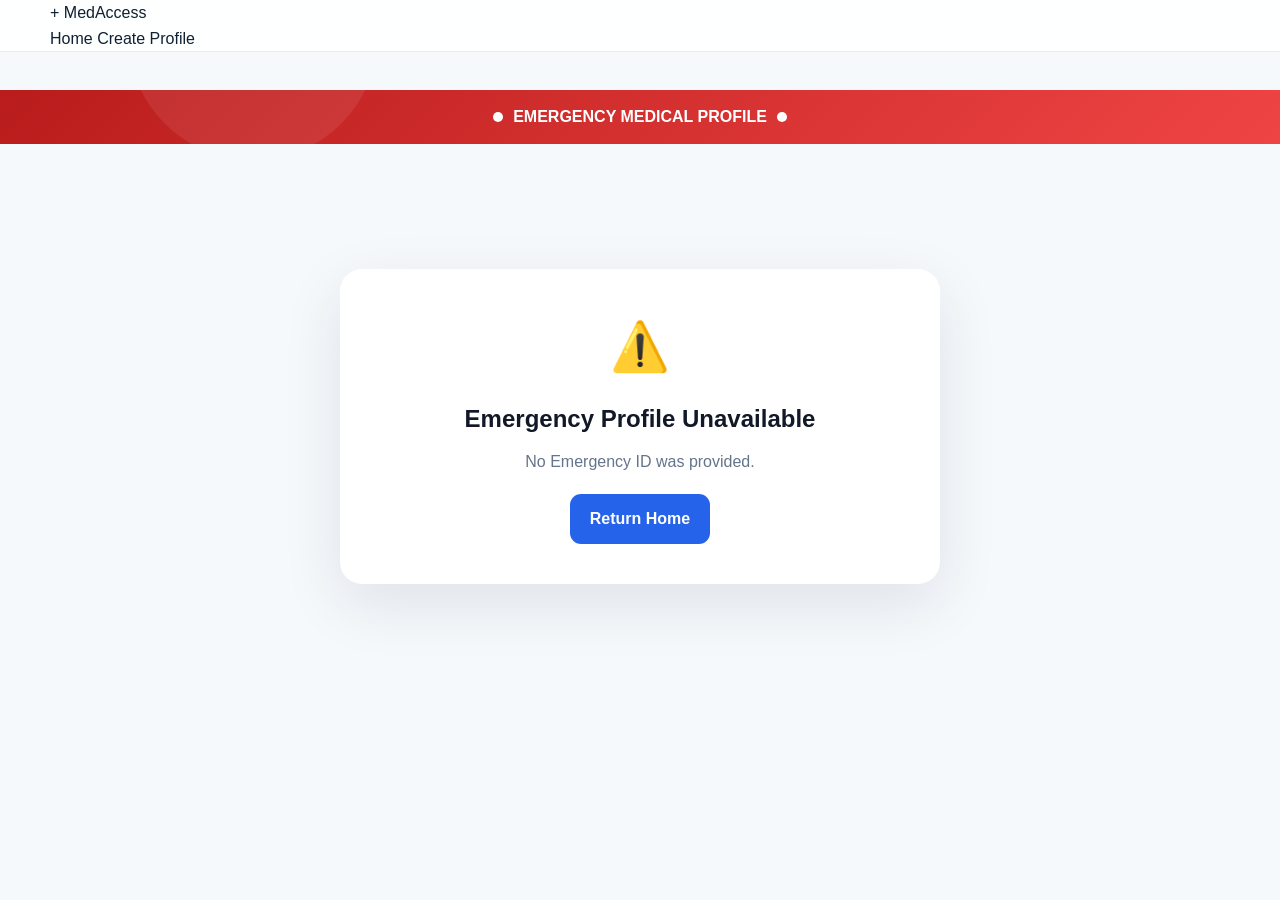
<file: emergency.html>
<!DOCTYPE html>
<html lang="en">
<head>
    <meta charset="UTF-8">
    <meta name="viewport" content="width=device-width, initial-scale=1.0">

    <title>Emergency Medical Profile | MedAccess</title>

    <link rel="stylesheet" href="css/style.css">

    <style>
        /* =========================================================
           EMERGENCY PROFILE PAGE
           ========================================================= */

        .emergency-page {
            min-height: 100vh;
            background: #f6f9fc;
            padding-top: 90px;
        }

        /* Top Emergency Banner */
        .emergency-banner {
            background: linear-gradient(135deg, #b91c1c, #ef4444);
            color: white;
            padding: 14px 20px;
            text-align: center;
            position: relative;
            overflow: hidden;
        }

        .emergency-banner::before {
            content: "";
            position: absolute;
            width: 250px;
            height: 250px;
            border-radius: 50%;
            background: rgba(255,255,255,0.08);
            top: -180px;
            left: 10%;
        }

        .emergency-banner-content {
            position: relative;
            z-index: 1;
            display: flex;
            align-items: center;
            justify-content: center;
            gap: 10px;
            font-weight: 600;
        }

        .emergency-pulse {
            width: 10px;
            height: 10px;
            background: white;
            border-radius: 50%;
            animation: emergencyPulse 1.2s infinite;
        }

        @keyframes emergencyPulse {
            0%, 100% {
                transform: scale(1);
                opacity: 1;
            }

            50% {
                transform: scale(1.7);
                opacity: .5;
            }
        }

        /* Main container */

        .emergency-container {
            width: min(1150px, 92%);
            margin: 0 auto;
            padding: 45px 0 70px;
        }

        .emergency-header {
            text-align: center;
            margin-bottom: 35px;
        }

        .emergency-header .eyebrow {
            color: #dc2626;
            font-weight: 700;
            font-size: .85rem;
            letter-spacing: .12em;
            text-transform: uppercase;
            margin-bottom: 10px;
        }

        .emergency-header h1 {
            font-size: clamp(2rem, 5vw, 3.2rem);
            margin-bottom: 12px;
            color: #111827;
        }

        .emergency-header p {
            color: #64748b;
            max-width: 650px;
            margin: auto;
        }

        /* Profile card */

        .emergency-profile-card {
            background: white;
            border-radius: 24px;
            box-shadow: 0 20px 60px rgba(15, 23, 42, .10);
            overflow: hidden;
            border: 1px solid #e5e7eb;
            animation: profileAppear .7s ease both;
        }

        @keyframes profileAppear {
            from {
                opacity: 0;
                transform: translateY(25px);
            }

            to {
                opacity: 1;
                transform: translateY(0);
            }
        }

        /* Patient identity */

        .patient-identity {
            padding: 30px;
            display: flex;
            justify-content: space-between;
            align-items: center;
            gap: 25px;
            border-bottom: 1px solid #e5e7eb;
        }

        .patient-info {
            display: flex;
            align-items: center;
            gap: 18px;
        }

        .patient-avatar {
            width: 70px;
            height: 70px;
            border-radius: 20px;
            background: linear-gradient(135deg, #2563eb, #06b6d4);
            display: grid;
            place-items: center;
            color: white;
            font-size: 1.7rem;
            font-weight: 800;
            box-shadow: 0 10px 25px rgba(37, 99, 235, .25);
        }

        .patient-info h2 {
            margin: 0 0 5px;
            font-size: 1.5rem;
            color: #111827;
        }

        .patient-info p {
            margin: 0;
            color: #64748b;
        }

        .emergency-id {
            background: #eff6ff;
            border: 1px solid #bfdbfe;
            padding: 12px 17px;
            border-radius: 12px;
            text-align: center;
        }

        .emergency-id span {
            display: block;
            font-size: .7rem;
            color: #64748b;
            text-transform: uppercase;
            letter-spacing: .08em;
            margin-bottom: 4px;
        }

        .emergency-id strong {
            color: #1d4ed8;
            letter-spacing: .12em;
        }

        /* Critical section */

        .critical-section {
            padding: 30px;
        }

        .section-heading {
            display: flex;
            justify-content: space-between;
            align-items: center;
            margin-bottom: 22px;
        }

        .section-heading h3 {
            margin: 0;
            font-size: 1.25rem;
            color: #111827;
        }

        .critical-label {
            display: inline-flex;
            align-items: center;
            gap: 7px;
            color: #dc2626;
            background: #fef2f2;
            border: 1px solid #fecaca;
            padding: 7px 11px;
            border-radius: 999px;
            font-size: .75rem;
            font-weight: 700;
        }

        /* Medical information grid */

        .medical-grid {
            display: grid;
            grid-template-columns: repeat(2, 1fr);
            gap: 16px;
        }

        .medical-card {
            padding: 22px;
            border-radius: 17px;
            border: 1px solid #e5e7eb;
            background: #fafafa;
            transition: .3s ease;
        }

        .medical-card:hover {
            transform: translateY(-4px);
            box-shadow: 0 12px 30px rgba(15, 23, 42, .08);
        }

        .medical-card.critical {
            border-color: #fecaca;
            background: #fff7f7;
        }

        .medical-card-icon {
            width: 42px;
            height: 42px;
            display: grid;
            place-items: center;
            border-radius: 12px;
            background: #eef2ff;
            margin-bottom: 13px;
            font-size: 1.2rem;
        }

        .medical-card.critical .medical-card-icon {
            background: #fee2e2;
        }

        .medical-card small {
            display: block;
            color: #64748b;
            font-weight: 600;
            margin-bottom: 6px;
        }

        .medical-card strong {
            display: block;
            color: #111827;
            font-size: 1.05rem;
        }

        .allergy-warning {
            color: #b91c1c !important;
        }

        /* Emergency contact */

        .contact-section {
            margin-top: 25px;
            padding: 25px;
            border-radius: 18px;
            background: linear-gradient(135deg, #f8fafc, #eef6ff);
            border: 1px solid #dbeafe;
            display: flex;
            justify-content: space-between;
            align-items: center;
            gap: 20px;
        }

        .contact-info {
            display: flex;
            align-items: center;
            gap: 15px;
        }

        .contact-icon {
            width: 50px;
            height: 50px;
            border-radius: 14px;
            background: #dbeafe;
            display: grid;
            place-items: center;
            font-size: 1.3rem;
        }

        .contact-info small {
            display: block;
            color: #64748b;
            margin-bottom: 4px;
        }

        .contact-info strong {
            color: #111827;
        }

        .call-button {
            text-decoration: none;
            padding: 12px 18px;
            border-radius: 12px;
            background: #16a34a;
            color: white;
            font-weight: 700;
            transition: .3s ease;
        }

        .call-button:hover {
            transform: translateY(-2px);
            box-shadow: 0 8px 20px rgba(22, 163, 74, .25);
        }

        /* Protected information */

        .protected-section {
            margin-top: 30px;
            padding: 30px;
            border-radius: 20px;
            background: #0f172a;
            color: white;
            position: relative;
            overflow: hidden;
        }

        .protected-section::after {
            content: "";
            position: absolute;
            width: 220px;
            height: 220px;
            border-radius: 50%;
            border: 1px solid rgba(255,255,255,.08);
            right: -80px;
            top: -100px;
        }

        .protected-content {
            position: relative;
            z-index: 1;
        }

        .protected-top {
            display: flex;
            justify-content: space-between;
            align-items: center;
            gap: 20px;
        }

        .protected-title {
            display: flex;
            gap: 15px;
            align-items: center;
        }

        .lock-icon {
            width: 48px;
            height: 48px;
            display: grid;
            place-items: center;
            border-radius: 14px;
            background: rgba(255,255,255,.1);
            font-size: 1.3rem;
        }

        .protected-title h3 {
            margin: 0 0 4px;
            font-size: 1.2rem;
        }

        .protected-title p {
            margin: 0;
            color: #94a3b8;
            font-size: .9rem;
        }

        .protected-status {
            background: rgba(34,197,94,.12);
            color: #86efac;
            border: 1px solid rgba(134,239,172,.2);
            padding: 8px 12px;
            border-radius: 999px;
            font-size: .75rem;
            font-weight: 700;
        }

        .protected-description {
            color: #cbd5e1;
            line-height: 1.7;
            max-width: 750px;
            margin: 22px 0;
        }

        .request-access-btn {
            border: none;
            cursor: pointer;
            padding: 13px 20px;
            border-radius: 12px;
            background: white;
            color: #0f172a;
            font-weight: 800;
            transition: .3s ease;
        }

        .request-access-btn:hover {
            transform: translateY(-2px);
            box-shadow: 0 10px 25px rgba(255,255,255,.15);
        }

        /* Security footer */

        .security-note {
            margin-top: 25px;
            text-align: center;
            color: #64748b;
            font-size: .85rem;
        }

        .security-note span {
            color: #16a34a;
            font-weight: 700;
        }

        /* Modal */

        .access-modal {
            position: fixed;
            inset: 0;
            background: rgba(15,23,42,.65);
            backdrop-filter: blur(7px);
            display: none;
            align-items: center;
            justify-content: center;
            padding: 20px;
            z-index: 9999;
        }

        .access-modal.active {
            display: flex;
            animation: modalFade .25s ease;
        }

        @keyframes modalFade {
            from {
                opacity: 0;
            }

            to {
                opacity: 1;
            }
        }

        .access-modal-box {
            background: white;
            width: min(500px, 100%);
            border-radius: 22px;
            padding: 30px;
            box-shadow: 0 25px 80px rgba(0,0,0,.25);
            animation: modalUp .3s ease;
        }

        @keyframes modalUp {
            from {
                transform: translateY(25px) scale(.97);
            }

            to {
                transform: translateY(0) scale(1);
            }
        }

        .modal-header {
            display: flex;
            justify-content: space-between;
            align-items: center;
            margin-bottom: 20px;
        }

        .modal-header h3 {
            margin: 0;
        }

        .close-modal {
            border: none;
            background: #f1f5f9;
            width: 35px;
            height: 35px;
            border-radius: 50%;
            cursor: pointer;
            font-size: 1.1rem;
        }

        .access-modal-box label {
            display: block;
            margin: 15px 0 7px;
            font-size: .85rem;
            font-weight: 700;
            color: #334155;
        }

        .access-modal-box select,
        .access-modal-box textarea {
            width: 100%;
            border: 1px solid #cbd5e1;
            border-radius: 11px;
            padding: 12px;
            font: inherit;
            outline: none;
        }

        .access-modal-box select:focus,
        .access-modal-box textarea:focus {
            border-color: #2563eb;
            box-shadow: 0 0 0 3px rgba(37,99,235,.1);
        }

        .confirm-access {
            width: 100%;
            margin-top: 20px;
            padding: 13px;
            border: none;
            border-radius: 11px;
            background: #2563eb;
            color: white;
            font-weight: 800;
            cursor: pointer;
        }

        .access-result {
            display: none;
            margin-top: 20px;
            padding: 15px;
            border-radius: 12px;
            background: #f0fdf4;
            color: #166534;
            border: 1px solid #bbf7d0;
        }

        /* Responsive */

        @media (max-width: 700px) {

            .emergency-page {
                padding-top: 75px;
            }

            .emergency-container {
                width: 94%;
                padding-top: 30px;
            }

            .patient-identity {
                flex-direction: column;
                align-items: flex-start;
            }

            .emergency-id {
                width: 100%;
            }

            .medical-grid {
                grid-template-columns: 1fr;
            }

            .contact-section {
                flex-direction: column;
                align-items: flex-start;
            }

            .call-button {
                width: 100%;
                text-align: center;
            }

            .protected-top {
                align-items: flex-start;
                flex-direction: column;
            }

            .section-heading {
                align-items: flex-start;
                gap: 12px;
                flex-direction: column;
            }
        }
    </style>
</head>

<body>

    <!-- HEADER -->
    <header class="site-header">
        <div class="container nav-container">

            <a href="index.html" class="logo">
                <span class="logo-mark">+</span>
                <span>MedAccess</span>
            </a>

            <nav class="main-nav">
                <a href="index.html">Home</a>
                <a href="patient-register.html">Create Profile</a>
            </nav>

        </div>
    </header>


    <main class="emergency-page">

        <!-- EMERGENCY BANNER -->
        <div class="emergency-banner">

            <div class="emergency-banner-content">
                <span class="emergency-pulse"></span>
                EMERGENCY MEDICAL PROFILE
                <span class="emergency-pulse"></span>
            </div>

        </div>


        <div class="emergency-container">

            <!-- PAGE INTRO -->
            <section class="emergency-header">

                <div class="eyebrow">
                    Critical information
                </div>

                <h1>Emergency Medical Profile</h1>

                <p>
                    Important medical information is displayed here to help
                    responders make safer decisions when the patient cannot
                    communicate.
                </p>

            </section>


            <!-- PROFILE CARD -->
            <section class="emergency-profile-card">


                <!-- PATIENT IDENTITY -->
                <div class="patient-identity">

                    <div class="patient-info">

                        <div class="patient-avatar">
                            RK
                        </div>

                        <div>
                            <h2>Ravi Kumar</h2>
                            <p>Emergency profile • Verified information</p>
                        </div>

                    </div>


                    <div class="emergency-id">

                        <span>Emergency ID</span>

                        <strong>MED-4829-71</strong>

                    </div>

                </div>


                <!-- CRITICAL INFORMATION -->
                <div class="critical-section">

                    <div class="section-heading">

                        <h3>Critical Medical Information</h3>

                        <div class="critical-label">
                            ⚠ Critical
                        </div>

                    </div>


                    <div class="medical-grid">

                        <!-- Blood -->
                        <div class="medical-card">

                            <div class="medical-card-icon">
                                🩸
                            </div>

                            <small>Blood Group</small>

                            <strong>O Positive (O+)</strong>

                        </div>


                        <!-- Allergy -->
                        <div class="medical-card critical">

                            <div class="medical-card-icon">
                                ⚠️
                            </div>

                            <small>Critical Allergies</small>

                            <strong class="allergy-warning">
                                Penicillin
                            </strong>

                        </div>


                        <!-- Conditions -->
                        <div class="medical-card critical">

                            <div class="medical-card-icon">
                                ❤️
                            </div>

                            <small>Existing Conditions</small>

                            <strong>
                                Type 2 Diabetes
                            </strong>

                        </div>


                        <!-- Medication -->
                        <div class="medical-card">

                            <div class="medical-card-icon">
                                💊
                            </div>

                            <small>Critical Medication</small>

                            <strong>
                                Metformin
                            </strong>

                        </div>

                    </div>


                    <!-- EMERGENCY CONTACT -->
                    <div class="contact-section">

                        <div class="contact-info">

                            <div class="contact-icon">
                                📞
                            </div>

                            <div>

                                <small>Emergency Contact</small>

                                <strong>
                                    Priya Kumar • +91 98765 43210
                                </strong>

                            </div>

                        </div>

                        <a href="tel:+919876543210"
                           class="call-button">
                            Call Contact
                        </a>

                    </div>


                    <!-- PROTECTED INFORMATION -->
                    <div class="protected-section">

                        <div class="protected-content">

                            <div class="protected-top">

                                <div class="protected-title">

                                    <div class="lock-icon">
                                        🔐
                                    </div>

                                    <div>

                                        <h3>
                                            Protected Medical Information
                                        </h3>

                                        <p>
                                            Additional information requires
                                            authorized emergency access.
                                        </p>

                                    </div>

                                </div>


                                <div class="protected-status">
                                    🔒 Protected
                                </div>

                            </div>


                            <p class="protected-description">

                                Detailed medical history, previous treatments,
                                complete medication records and clinical
                                documents are protected by default.
                                Emergency access can be requested when
                                additional information is necessary.

                            </p>

                            <div
    id="protectedRecords"
    style="
        display:none;
        margin:22px 0;
        padding:20px;
        border-radius:15px;
        background:rgba(255,255,255,.07);
        border:1px solid rgba(255,255,255,.1);
    ">

    <h4 style="
        margin:0 0 15px;
        color:white;
    ">
        🔓 Protected Medical Records
    </h4>

    <div id="protectedRecordsList"></div>

    <div
        id="protectedAccessTimer"
        style="
            margin-top:15px;
            color:#86efac;
            font-weight:800;
        ">
    </div>

</div>


                            <div
    style="
        margin-top:18px;
        padding:14px 16px;
        border-radius:12px;
        background:rgba(255,255,255,.06);
        border:1px solid rgba(255,255,255,.10);
        color:#cbd5e1;
        font-size:.85rem;
        line-height:1.6;
    "
>
    🔐 <strong style="color:white;">
        Professional Access Only
    </strong>
    <br>
    Detailed medical records can only be accessed
    through an authorized professional account.
</div>

                        </div>

                    </div>

                </div>

            </section>


            <div class="security-note">
                🛡 <span>Privacy protected.</span>
                Emergency access requests are recorded for security and
                accountability.
            </div>

        </div>

    </main>


    <!-- ACCESS MODAL -->

    <div class="access-modal" id="accessModal">

        <div class="access-modal-box">

            <div class="modal-header">

                <h3>Request Emergency Access</h3>

                <button
                    class="close-modal"
                    id="closeModal">
                    ×
                </button>

            </div>


            <p style="color:#64748b; font-size:.9rem; line-height:1.6;">
                Select why additional medical information is required.
                This request will be recorded in the access log.
            </p>

            <label for="accessorType">
    Who are you?
</label>

<select id="accessorType">

    <option value="">
        Select your role
    </option>

    <option value="PARAMEDIC">
        🚑 Paramedic / Ambulance Staff
    </option>

    <option value="DOCTOR">
        👨‍⚕️ Doctor
    </option>

    <option value="HOSPITAL_STAFF">
        🏥 Hospital Staff
    </option>

    <option value="GENERAL_HELPER">
        👤 General Helper / Bystander
    </option>

</select>


            <label for="accessReason">
                Reason for access
            </label>

            <select id="accessReason">

                <option value="">
                    Select a reason
                </option>

                <option>
                    Patient is unconscious
                </option>

                <option>
                    Patient is unable to communicate
                </option>

                <option>
                    Accident / Injury
                </option>

                <option>
                    Medical emergency
                </option>

                <option>
                    Other emergency
                </option>

            </select>


            <label for="accessDetails">
                Additional details
            </label>

            <textarea
                id="accessDetails"
                rows="4"
                placeholder="Briefly explain why access is required...">
            </textarea>


            <button
                class="confirm-access"
                id="confirmAccess">

                Request Temporary Access

            </button>


            <div
                class="access-result"
                id="accessResult">

                ✓ Emergency access request recorded.
                <br><br>

                <strong>
                    Demo access granted for 10 minutes.
                </strong>

            </div>

        </div>

    </div>


    <script src="js/main.js"></script>


    <script>

        /* =========================================================
           EMERGENCY ACCESS MODAL
           ========================================================= */

        const requestAccessBtn =
            document.getElementById("requestAccessBtn");

        const accessModal =
            document.getElementById("accessModal");

        const closeModal =
            document.getElementById("closeModal");

        const confirmAccess =
            document.getElementById("confirmAccess");

        const accessReason =
            document.getElementById("accessReason");

        const accessResult =
            document.getElementById("accessResult");


        requestAccessBtn.addEventListener("click", () => {

            accessModal.classList.add("active");

        });


        closeModal.addEventListener("click", () => {

            accessModal.classList.remove("active");

        });


        accessModal.addEventListener("click", (event) => {

            if (event.target === accessModal) {

                accessModal.classList.remove("active");

            }

        });

/* =========================================================
   REAL EMERGENCY ACCESS REQUEST
   ========================================================= */

confirmAccess.addEventListener(
    "click",
    async function () {

        const reason =
            accessReason.value;

            const accessorType =
    document.getElementById(
        "accessorType"
    ).value;

        const details =
            document.getElementById(
                "accessDetails"
            ).value.trim();


        /*
        | Get Emergency ID from URL
        */

        const urlParams =
            new URLSearchParams(
                window.location.search
            );


        const emergencyId =
            urlParams.get("id");


        /*
        | Validation
        */

        if (!emergencyId) {

            alert(
                "Emergency ID is missing."
            );

            return;

        }


        if (!accessorType) {

    alert(
        "Please select who you are."
    );

    return;

}


if (!reason) {

    alert(
        "Please select a reason for emergency access."
    );

    return;

}


        /*
        | Loading state
        */

        confirmAccess.disabled = true;

        confirmAccess.textContent =
            "Recording access request...";


        try {

            const response =
                await fetch(
                    "backend/request-access.php",
                    {

                        method: "POST",

                        headers: {
                            "Content-Type":
                                "application/json"
                        },

                        body: JSON.stringify({

                            emergency_id:
                                emergencyId,

                            accessor_type:
    accessorType,

                            access_method:
                                "WEB",

                            reason:
                                reason,

                            details:
                                details

                        })

                    }
                );


            const result =
                await response.json();


            /*
            | Backend error
            */

            if (!result.success) {

                alert(
                    result.message ||
                    "Access request failed."
                );

                confirmAccess.disabled = false;

                confirmAccess.textContent =
                    "Request Temporary Access";

                return;

            }


            /*
            | Success
            */

            confirmAccess.style.display =
                "none";


            accessResult.style.display =
                "block";


            accessResult.innerHTML = `

                ✓ Emergency access request recorded.

                <br><br>

                <strong>
                    Temporary emergency access granted.
                </strong>

                <br>

                <span style="
                    display:block;
                    margin-top:6px;
                    font-size:.85rem;
                ">
                    Access expires in
                    ${result.duration_minutes}
                    minutes.
                </span>

            `;


            /*
            | Show countdown
            */

            startAccessCountdown(
                result.expires_at
            );

            loadProtectedRecords(
    emergencyId,
    result.access_id
);


        } catch (error) {

            console.error(
                "Access request error:",
                error
            );


            alert(
                "Unable to connect to the server."
            );


            confirmAccess.disabled =
                false;


            confirmAccess.textContent =
                "Request Temporary Access";

        }

    }
);


/* =========================================================
   ACCESS COUNTDOWN
   ========================================================= */

function startAccessCountdown(
    expiresAt
) {

    const expiry =
        new Date(
            expiresAt.replace(" ", "T")
        );


    const countdown =
        document.createElement("div");


    countdown.id =
        "accessCountdown";


    countdown.style.cssText = `
        margin-top:12px;
        font-weight:800;
        color:#2563eb;
    `;


    accessResult.appendChild(
        countdown
    );


    function updateCountdown() {

        const remaining =
            expiry.getTime() -
            Date.now();


        if (remaining <= 0) {

            countdown.textContent =
                "⏱ Emergency access has expired.";

            return;

        }


        const minutes =
            Math.floor(
                remaining / 60000
            );


        const seconds =
            Math.floor(
                (remaining % 60000) / 1000
            );


        countdown.textContent =
            `⏱ Access remaining: ${
                String(minutes).padStart(2, "0")
            }:${
                String(seconds).padStart(2, "0")
            }`;


        setTimeout(
            updateCountdown,
            1000
        );

    }


    updateCountdown();

}   

async function loadProtectedRecords(
    emergencyId,
    accessId
) {

    const protectedSection =
        document.getElementById(
            "protectedRecords"
        );

    const recordsList =
        document.getElementById(
            "protectedRecordsList"
        );


    try {

        const response =
            await fetch(
                "backend/get-protected-records.php?" +
                "emergency_id=" +
                encodeURIComponent(emergencyId) +
                "&access_id=" +
                encodeURIComponent(accessId)
            );


        const result =
            await response.json();


        if (!result.success) {

            alert(
                result.message ||
                "Protected information unavailable."
            );

            return;

        }


        protectedSection.style.display =
            "block";


        const records =
            result.records;


        if (records.length === 0) {

            recordsList.innerHTML = `

                <div style="
                    color:#cbd5e1;
                    line-height:1.6;
                ">

                    No detailed medical records
                    are currently available.

                </div>

            `;

            return;

        }


        recordsList.innerHTML = "";


        records.forEach(record => {

            const recordCard =
                document.createElement(
                    "div"
                );


            recordCard.style.cssText = `
                padding:16px;
                margin-bottom:12px;
                border-radius:12px;
                background:rgba(255,255,255,.06);
                border:1px solid rgba(255,255,255,.08);
            `;


            recordCard.innerHTML = `

                <div style="
                    margin-bottom:8px;
                    color:#94a3b8;
                    font-size:.75rem;
                ">
                    Medical Record
                </div>

                <div style="
                    color:white;
                    font-weight:800;
                    margin-bottom:6px;
                ">
                    ${record.diagnosis || "Diagnosis unavailable"}
                </div>

                <div style="
                    color:#cbd5e1;
                    font-size:.88rem;
                    line-height:1.7;
                ">

                    <strong>Medication:</strong>
                    ${record.medication || "Not available"}

                    <br>

                    <strong>Hospital:</strong>
                    ${record.hospital || "Not available"}

                    <br>

                    <strong>Doctor:</strong>
                    ${record.doctor || "Not available"}

                    <br>

                    <strong>Date:</strong>
                    ${record.record_date || "Not available"}

                    <br>

                    <strong>Notes:</strong>
                    ${record.notes || "None"}

                </div>

            `;


            recordsList.appendChild(
                recordCard
            );

        });


    } catch (error) {

        console.error(
            "Protected records error:",
            error
        );

    }

}





    </script>

    <script>
/* =========================================================
   LOAD REAL EMERGENCY PROFILE FROM MYSQL
   ========================================================= */

document.addEventListener("DOMContentLoaded", async function () {

    // Get Emergency ID from URL
    const urlParams = new URLSearchParams(
        window.location.search
    );

    const emergencyId =
        urlParams.get("id");


    // No ID supplied
    if (!emergencyId) {

        showProfileError(
            "No Emergency ID was provided."
        );

        return;
    }


    try {

        const response = await fetch(
            "backend/get-profile.php?emergency_id=" +
            encodeURIComponent(emergencyId)
        );


        const result =
            await response.json();


        if (!result.success) {

            showProfileError(
                result.message ||
                "Emergency profile not found."
            );

            return;
        }


        // Patient information from MySQL
        const profile =
            result.profile;


        updateEmergencyProfile(profile);


    } catch (error) {

        console.error(
            "Emergency profile error:",
            error
        );


        showProfileError(
            "Unable to load emergency information."
        );

    }

});


/* =========================================================
   UPDATE PAGE WITH DATABASE INFORMATION
   ========================================================= */

function updateEmergencyProfile(profile) {


    /*
    |--------------------------------------------------------------------------
    | Patient name
    |--------------------------------------------------------------------------
    */

    const patientName =
        document.querySelector(
            ".patient-info h2"
        );


    if (patientName) {

        patientName.textContent =
            profile.full_name;

    }


    /*
    |--------------------------------------------------------------------------
    | Emergency ID
    |--------------------------------------------------------------------------
    */

    const emergencyIdElement =
        document.querySelector(
            ".emergency-id strong"
        );


    if (emergencyIdElement) {

        emergencyIdElement.textContent =
            profile.emergency_id;

    }


    /*
    |--------------------------------------------------------------------------
    | Avatar initials
    |--------------------------------------------------------------------------
    */

    const avatar =
        document.querySelector(
            ".patient-avatar"
        );


    if (avatar) {

        const names =
            profile.full_name
                .trim()
                .split(/\s+/);


        let initials = "";


        if (names.length >= 2) {

            initials =
                names[0].charAt(0) +
                names[names.length - 1].charAt(0);

        } else {

            initials =
                names[0].substring(0, 2);

        }


        avatar.textContent =
            initials.toUpperCase();

    }


    /*
    |--------------------------------------------------------------------------
    | Medical cards
    |--------------------------------------------------------------------------
    */

    const medicalCards =
        document.querySelectorAll(
            ".medical-card"
        );


    if (medicalCards.length >= 4) {


        // Blood group
        medicalCards[0]
            .querySelector("strong")
            .textContent =
            profile.blood_group ||
            "Not provided";


        // Allergy
        medicalCards[1]
            .querySelector("strong")
            .textContent =
            profile.allergies ||
            "None reported";


        // Conditions
        medicalCards[2]
            .querySelector("strong")
            .textContent =
            profile.medical_conditions ||
            "None reported";


        // Medication
        medicalCards[3]
            .querySelector("strong")
            .textContent =
            profile.critical_medications ||
            "None reported";

    }


    /*
    |--------------------------------------------------------------------------
    | Emergency contact
    |--------------------------------------------------------------------------
    */

    const contactStrong =
        document.querySelector(
            ".contact-info strong"
        );


    if (contactStrong) {

        contactStrong.textContent =
            profile.emergency_contact_name +
            " • " +
            profile.emergency_contact_phone;

    }


    /*
    |--------------------------------------------------------------------------
    | Call button
    |--------------------------------------------------------------------------
    */

    const callButton =
        document.querySelector(
            ".call-button"
        );


    if (callButton) {

        const phone =
            profile.emergency_contact_phone
                .replace(/\s+/g, "");


        callButton.href =
            "tel:" + phone;

    }


    /*
    |--------------------------------------------------------------------------
    | Update page title
    |--------------------------------------------------------------------------
    */

    document.title =
        "Emergency Profile - " +
        profile.full_name;


    /*
    |--------------------------------------------------------------------------
    | Store current emergency ID
    |--------------------------------------------------------------------------
    */

    localStorage.setItem(
        "viewed_emergency_id",
        profile.emergency_id
    );

}


/* =========================================================
   ERROR DISPLAY
   ========================================================= */

function showProfileError(message) {

    const container =
        document.querySelector(
            ".emergency-container"
        );


    if (!container) {
        return;
    }


    container.innerHTML = `

        <div style="
            max-width:600px;
            margin:80px auto;
            background:white;
            padding:40px 30px;
            border-radius:22px;
            text-align:center;
            box-shadow:0 20px 60px rgba(15,23,42,.10);
        ">

            <div style="
                font-size:3rem;
                margin-bottom:15px;
            ">
                ⚠️
            </div>

            <h2 style="
                margin-bottom:10px;
                color:#111827;
            ">
                Emergency Profile Unavailable
            </h2>

            <p style="
                color:#64748b;
                line-height:1.6;
            ">
                ${message}
            </p>

            <a
                href="index.html"
                style="
                    display:inline-block;
                    margin-top:20px;
                    padding:12px 20px;
                    border-radius:11px;
                    background:#2563eb;
                    color:white;
                    text-decoration:none;
                    font-weight:700;
                "
            >
                Return Home
            </a>

        </div>

    `;

}
</script>

</body>
</html>
</file>
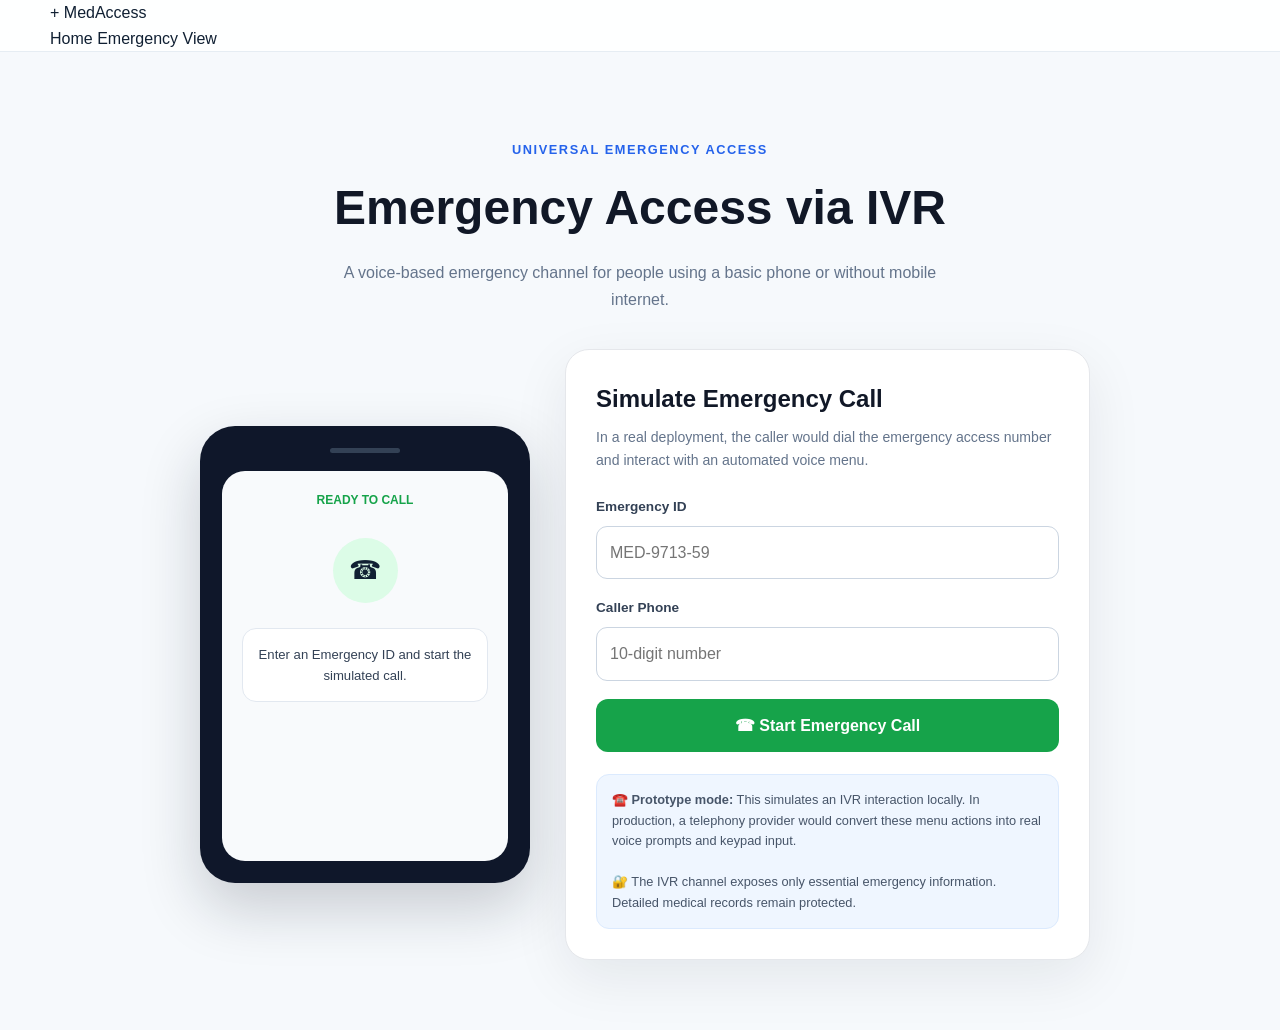
<file: ivr-demo.html>
<!DOCTYPE html>
<html lang="en">

<head>

    <meta charset="UTF-8">

    <meta
        name="viewport"
        content="width=device-width, initial-scale=1.0">

    <title>IVR Emergency Access | MedAccess</title>

    <link
        rel="stylesheet"
        href="css/style.css">


    <style>

        .ivr-page {

            min-height:100vh;

            background:#f6f9fc;

            padding-top:90px;

        }


        .ivr-container {

            width:min(900px,92%);

            margin:auto;

            padding:50px 0 70px;

        }


        .ivr-header {

            text-align:center;

            margin-bottom:35px;

        }


        .ivr-eyebrow {

            color:#2563eb;

            font-size:.8rem;

            font-weight:800;

            letter-spacing:.12em;

            text-transform:uppercase;

            margin-bottom:10px;

        }


        .ivr-header h1 {

            margin:0 0 12px;

            color:#111827;

            font-size:clamp(
                2rem,
                5vw,
                3rem
            );

        }


        .ivr-header p {

            max-width:650px;

            margin:auto;

            color:#64748b;

            line-height:1.7;

        }


        .ivr-layout {

            display:grid;

            grid-template-columns:
                .8fr
                1.2fr;

            gap:25px;

        }


        /* PHONE */

        .phone {

            background:#0f172a;

            border-radius:35px;

            padding:22px;

            max-width:330px;

            width:100%;

            margin:auto;

            box-shadow:
                0 25px 60px
                rgba(15,23,42,.2);

        }


        .phone-speaker {

            width:70px;

            height:5px;

            background:#334155;

            border-radius:10px;

            margin:0 auto 18px;

        }


        .phone-screen {

            min-height:390px;

            background:#f8fafc;

            border-radius:23px;

            padding:20px;

            display:flex;

            flex-direction:column;

        }


        .call-status {

            text-align:center;

            color:#16a34a;

            font-size:.75rem;

            font-weight:800;

            margin-bottom:18px;

        }


        .call-icon {

            width:65px;

            height:65px;

            border-radius:50%;

            margin:10px auto;

            display:grid;

            place-items:center;

            background:#dcfce7;

            font-size:1.6rem;

            animation:callPulse 1.6s infinite;

        }


        @keyframes callPulse {

            50% {

                box-shadow:
                    0 0 0 12px
                    rgba(34,197,94,.08);

            }

        }


        .voice-text {

            margin-top:15px;

            padding:15px;

            border-radius:14px;

            background:white;

            border:1px solid #e2e8f0;

            color:#334155;

            font-size:.82rem;

            line-height:1.6;

            text-align:center;

        }


        /* CONTROLS */

        .ivr-card {

            background:white;

            border:1px solid #e5e7eb;

            border-radius:24px;

            padding:30px;

            box-shadow:
                0 18px 55px
                rgba(15,23,42,.08);

        }


        .ivr-card h2 {

            margin:0 0 8px;

            color:#111827;

        }


        .ivr-card-description {

            color:#64748b;

            font-size:.88rem;

            line-height:1.6;

            margin-bottom:25px;

        }


        .ivr-form label {

            display:block;

            color:#334155;

            font-size:.85rem;

            font-weight:800;

            margin-bottom:8px;

        }


        .ivr-form input {

            width:100%;

            box-sizing:border-box;

            padding:13px;

            border:1px solid #cbd5e1;

            border-radius:11px;

            font:inherit;

            outline:none;

            margin-bottom:18px;

        }


        .ivr-form input:focus {

            border-color:#2563eb;

            box-shadow:
                0 0 0 4px
                rgba(37,99,235,.08);

        }


        .call-button {

            width:100%;

            border:none;

            cursor:pointer;

            padding:14px;

            border-radius:12px;

            background:#16a34a;

            color:white;

            font:inherit;

            font-weight:800;

            transition:.3s ease;

        }


        .call-button:hover {

            transform:translateY(-2px);

            box-shadow:
                0 10px 25px
                rgba(22,163,74,.2);

        }


        .call-button:disabled {

            opacity:.6;

            cursor:not-allowed;

        }


        /* MENU */

        .ivr-menu {

            display:none;

            margin-top:25px;

        }


        .ivr-menu.show {

            display:block;

            animation:
                menuAppear .4s ease;

        }


        @keyframes menuAppear {

            from {

                opacity:0;

                transform:translateY(12px);

            }

            to {

                opacity:1;

                transform:translateY(0);

            }

        }


        .menu-title {

            text-align:center;

            color:#111827;

            font-weight:800;

            margin-bottom:15px;

        }


        .menu-buttons {

            display:grid;

            grid-template-columns:
                repeat(2,1fr);

            gap:10px;

        }


        .menu-button {

            border:1px solid #dbeafe;

            background:#eff6ff;

            padding:14px;

            border-radius:12px;

            cursor:pointer;

            color:#1e40af;

            font:inherit;

            font-weight:800;

            transition:.25s ease;

        }


        .menu-button:hover {

            transform:translateY(-2px);

            background:#dbeafe;

        }


        .voice-result {

            display:none;

            margin-top:18px;

            padding:17px;

            border-radius:14px;

            background:#f0fdf4;

            border:1px solid #bbf7d0;

            color:#166534;

            line-height:1.7;

            font-size:.86rem;

        }


        .voice-result.show {

            display:block;

        }


        .ivr-info {

            margin-top:22px;

            padding:15px;

            border-radius:13px;

            background:#eff6ff;

            border:1px solid #dbeafe;

            color:#475569;

            font-size:.8rem;

            line-height:1.6;

        }


        @media(max-width:750px) {

            .ivr-page {

                padding-top:75px;

            }

            .ivr-layout {

                grid-template-columns:1fr;

            }

            .phone {

                max-width:300px;

            }

        }


        @media(max-width:500px) {

            .menu-buttons {

                grid-template-columns:1fr;

            }

        }

    </style>

</head>


<body>


<header class="site-header">

    <div class="container nav-container">

        <a
            href="index.html"
            class="logo">

            <span class="logo-mark">+</span>

            <span>MedAccess</span>

        </a>


        <nav class="main-nav">

            <a href="index.html">
                Home
            </a>

            <a href="emergency.html">
                Emergency View
            </a>

        </nav>

    </div>

</header>



<main class="ivr-page">


<div class="ivr-container">


    <div class="ivr-header">

        <div class="ivr-eyebrow">
            Universal Emergency Access
        </div>


        <h1>
            Emergency Access via IVR
        </h1>


        <p>
            A voice-based emergency channel for people
            using a basic phone or without mobile internet.
        </p>

    </div>



    <div class="ivr-layout">


        <!-- PHONE SIMULATION -->

        <div class="phone">

            <div class="phone-speaker"></div>


            <div class="phone-screen">

                <div
                    class="call-status"
                    id="callStatus">

                    READY TO CALL

                </div>


                <div class="call-icon">
                    ☎
                </div>


                <div
                    class="voice-text"
                    id="voiceText">

                    Enter an Emergency ID
                    and start the simulated call.

                </div>

            </div>

        </div>



        <!-- IVR CONTROLS -->

        <div class="ivr-card">

            <h2>
                Simulate Emergency Call
            </h2>


            <p class="ivr-card-description">

                In a real deployment, the caller would
                dial the emergency access number and
                interact with an automated voice menu.

            </p>


            <form
                class="ivr-form"
                id="ivrForm">


                <label for="emergencyId">

                    Emergency ID

                </label>


                <input
                    id="emergencyId"
                    type="text"
                    placeholder="MED-9713-59"
                    required>


                <label for="callerPhone">

                    Caller Phone

                </label>


                <input
                    id="callerPhone"
                    type="tel"
                    placeholder="10-digit number"
                    pattern="[0-9]{10}"
                    required>


                <button
                    type="submit"
                    class="call-button"
                    id="callButton">

                    ☎ Start Emergency Call

                </button>

            </form>



            <!-- MENU -->

            <div
                class="ivr-menu"
                id="ivrMenu">


                <div class="menu-title">

                    Automated Emergency Menu

                </div>


                <div class="menu-buttons">


                    <button
                        class="menu-button"
                        data-option="1">

                        1 — Blood Group

                    </button>


                    <button
                        class="menu-button"
                        data-option="2">

                        2 — Critical Allergy

                    </button>


                    <button
                        class="menu-button"
                        data-option="3">

                        3 — Medical Conditions

                    </button>


                    <button
                        class="menu-button"
                        data-option="4">

                        4 — Emergency Contact

                    </button>

                </div>


                <div
                    class="voice-result"
                    id="voiceResult">
                </div>

            </div>



            <div class="ivr-info">

                ☎️ <strong>Prototype mode:</strong>

                This simulates an IVR interaction locally.
                In production, a telephony provider would
                convert these menu actions into real voice
                prompts and keypad input.

                <br><br>

                🔐 The IVR channel exposes only essential
                emergency information. Detailed medical
                records remain protected.

            </div>


        </div>

    </div>

</div>

</main>



<script>

const ivrForm =
    document.getElementById(
        "ivrForm"
    );


const callButton =
    document.getElementById(
        "callButton"
    );


const callStatus =
    document.getElementById(
        "callStatus"
    );


const voiceText =
    document.getElementById(
        "voiceText"
    );


const ivrMenu =
    document.getElementById(
        "ivrMenu"
    );


const voiceResult =
    document.getElementById(
        "voiceResult"
    );



let ivrData = null;



/*
|--------------------------------------------------------------------------
| Start call
|--------------------------------------------------------------------------
*/

ivrForm.addEventListener(
    "submit",
    async function(event) {

        event.preventDefault();


        const emergencyId =
            document
                .getElementById(
                    "emergencyId"
                )
                .value
                .trim()
                .toUpperCase();


        const callerPhone =
            document
                .getElementById(
                    "callerPhone"
                )
                .value
                .trim();


        callButton.disabled =
            true;


        callButton.textContent =
            "Connecting...";


        callStatus.textContent =
            "CONNECTING";


        voiceText.textContent =
            "Connecting to MedAccess emergency service...";


        ivrMenu.classList.remove(
            "show"
        );


        voiceResult.classList.remove(
            "show"
        );


        try {

            const response =
                await fetch(
                    "backend/ivr-lookup.php",
                    {

                        method:"POST",

                        headers:{
                            "Content-Type":
                                "application/json"
                        },

                        body:
                            JSON.stringify({

                                emergency_id:
                                    emergencyId,

                                caller_phone:
                                    callerPhone

                            })

                    }
                );


            const result =
                await response.json();


            if (!result.success) {

                callStatus.textContent =
                    "CALL ENDED";


                voiceText.textContent =
                    result.message ||
                    "Emergency profile not found.";


                return;

            }


            ivrData =
                result;


            /*
            | Simulated voice prompt
            */

            callStatus.textContent =
                "CALL CONNECTED";


            voiceText.textContent =
                `Welcome to MedAccess.
                
Emergency profile found for
${result.patient_name}.

Please select an option below.`;


            ivrMenu.classList.add(
                "show"
            );


        } catch(error) {

            console.error(error);


            callStatus.textContent =
                "CALL FAILED";


            voiceText.textContent =
                "Unable to connect to the emergency service.";

        } finally {

            callButton.disabled =
                false;

            callButton.textContent =
                "☎ Start Emergency Call";

        }

    }
);



/*
|--------------------------------------------------------------------------
| IVR menu selection
|--------------------------------------------------------------------------
*/

document
    .querySelectorAll(
        ".menu-button"
    )
    .forEach(button => {

        button.addEventListener(
            "click",
            function() {

                if (!ivrData) {
                    return;
                }


                const option =
                    this.dataset.option;


                const selected =
                    ivrData.menu[option];


                if (!selected) {
                    return;
                }


                /*
                | Simulate voice response
                */

                voiceText.textContent =
                    `MedAccess says:

${selected.title}:
${selected.value}`;


                voiceResult.innerHTML = `

                    🔊 <strong>
                        Voice response
                    </strong>

                    <br><br>

                    ${selected.title}:

                    <strong>
                        ${selected.value}
                    </strong>

                `;


                voiceResult.classList.add(
                    "show"
                );

            }
        );

    });

</script>


</body>

</html>
</file>
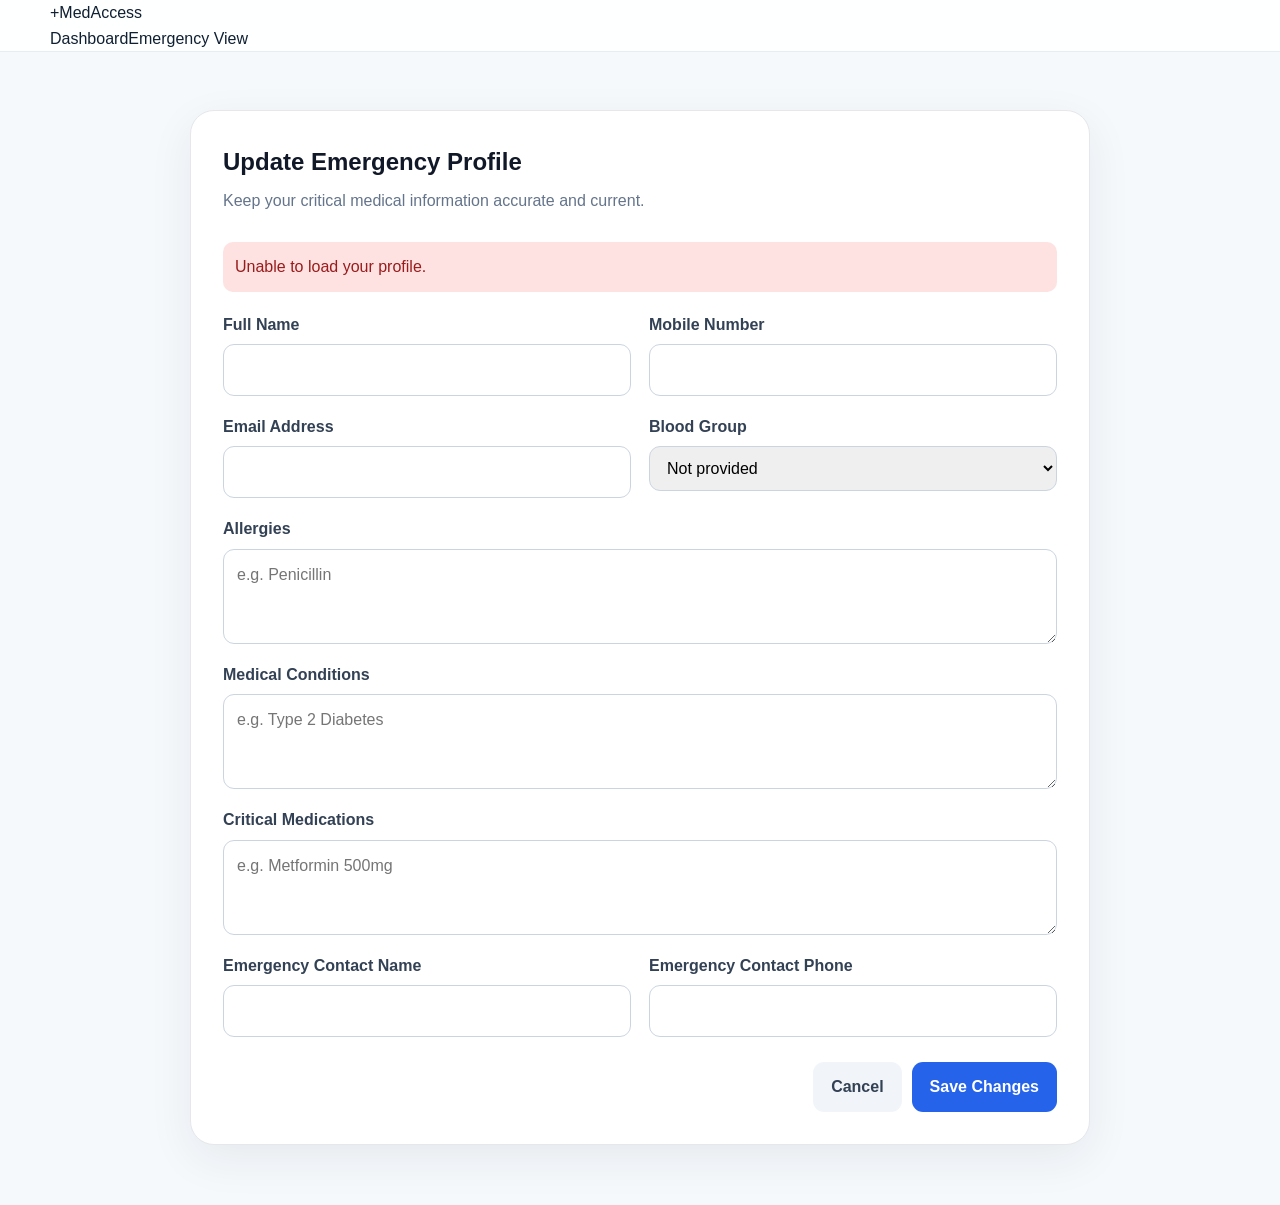
<file: patient-edit.html>
<!DOCTYPE html>
<html lang="en">
<head>
<meta charset="UTF-8">
<meta name="viewport" content="width=device-width, initial-scale=1.0">
<title>Edit Emergency Profile | MedAccess</title>
<link rel="stylesheet" href="css/style.css">
<style>
.edit-page{min-height:100vh;background:#f6f9fc;padding:110px 20px 60px}.edit-container{width:min(900px,100%);margin:auto}
.edit-card{background:#fff;border:1px solid #e5e7eb;border-radius:24px;padding:32px;box-shadow:0 14px 45px rgba(15,23,42,.07)}
.edit-heading{margin-bottom:28px}.edit-heading h1{margin:0 0 7px;color:#111827}.edit-heading p{margin:0;color:#64748b}
.form-grid{display:grid;grid-template-columns:repeat(2,1fr);gap:18px}.form-group{display:flex;flex-direction:column;gap:7px}.full{grid-column:1/-1}
.form-group label{font-weight:800;color:#334155}.form-group input,.form-group select,.form-group textarea{box-sizing:border-box;width:100%;padding:12px 13px;border:1px solid #cbd5e1;border-radius:11px;font:inherit}.form-group textarea{min-height:95px;resize:vertical}
.form-actions{display:flex;justify-content:flex-end;gap:10px;margin-top:25px}.btn{border:0;border-radius:11px;padding:12px 18px;font:inherit;font-weight:800;cursor:pointer;text-decoration:none}.primary{background:#2563eb;color:#fff}.secondary{background:#f1f5f9;color:#334155}.btn:disabled{opacity:.6}
.message{display:none;margin-bottom:20px;padding:12px;border-radius:10px}.success{background:#dcfce7;color:#166534}.error{background:#fee2e2;color:#991b1b}
@media(max-width:650px){.form-grid{grid-template-columns:1fr}.full{grid-column:auto}.form-actions{flex-direction:column}.btn{width:100%}}
</style>
</head>
<body>
<header class="site-header"><div class="container nav-container">
<a href="index.html" class="logo"><span class="logo-mark">+</span><span>MedAccess</span></a>
<nav class="main-nav"><a href="patient-dashboard.html">Dashboard</a><a href="emergency.html">Emergency View</a></nav>
</div></header>
<main class="edit-page"><div class="edit-container"><section class="edit-card">
<div class="edit-heading"><h1>Update Emergency Profile</h1><p>Keep your critical medical information accurate and current.</p></div>
<div id="message" class="message"></div>
<form id="editForm"><div class="form-grid">
<div class="form-group"><label>Full Name</label><input id="full_name" required></div>
<div class="form-group"><label>Mobile Number</label><input id="phone" type="tel" pattern="[0-9]{10}" maxlength="10" required></div>
<div class="form-group"><label>Email Address</label><input id="email" type="email"></div>
<div class="form-group"><label>Blood Group</label><select id="blood_group"><option value="">Not provided</option><option>A+</option><option>A-</option><option>B+</option><option>B-</option><option>AB+</option><option>AB-</option><option>O+</option><option>O-</option></select></div>
<div class="form-group full"><label>Allergies</label><textarea id="allergies" placeholder="e.g. Penicillin"></textarea></div>
<div class="form-group full"><label>Medical Conditions</label><textarea id="medical_conditions" placeholder="e.g. Type 2 Diabetes"></textarea></div>
<div class="form-group full"><label>Critical Medications</label><textarea id="critical_medications" placeholder="e.g. Metformin 500mg"></textarea></div>
<div class="form-group"><label>Emergency Contact Name</label><input id="emergency_contact_name" required></div>
<div class="form-group"><label>Emergency Contact Phone</label><input id="emergency_contact_phone" type="tel" pattern="[0-9]{10}" maxlength="10" required></div>
</div>
<div class="form-actions"><a class="btn secondary" href="patient-dashboard.html">Cancel</a><button class="btn primary" id="saveButton" type="submit">Save Changes</button></div>
</form></section></div></main>
<script>
const form=document.getElementById("editForm"), msg=document.getElementById("message"), save=document.getElementById("saveButton");
function show(type,text){msg.className="message "+type;msg.textContent=text;msg.style.display="block";}
async function load(){
 try{
  const r=await fetch("backend/patient-session.php"); const d=await r.json();
  if(!d.success){window.location.href="patient-login.html";return;}
  const p=d.profile;
  ["full_name","phone","email","blood_group","allergies","medical_conditions","critical_medications","emergency_contact_name","emergency_contact_phone"].forEach(k=>{document.getElementById(k).value=p[k]||"";});
  localStorage.setItem("emergency_id",p.emergency_id); localStorage.setItem("user_id",p.user_id);
 }catch(e){show("error","Unable to load your profile.");}
}
form.addEventListener("submit",async e=>{
 e.preventDefault(); if(!form.checkValidity()){form.reportValidity();return;}
 save.disabled=true;save.textContent="Saving...";
 const data={};["full_name","phone","email","blood_group","allergies","medical_conditions","critical_medications","emergency_contact_name","emergency_contact_phone"].forEach(k=>data[k]=document.getElementById(k).value.trim());
 try{const r=await fetch("backend/update-profile.php",{method:"POST",headers:{"Content-Type":"application/json"},body:JSON.stringify(data)});const d=await r.json();
  if(!d.success){show("error",d.message||"Update failed.");save.disabled=false;save.textContent="Save Changes";return;}
  localStorage.setItem("emergency_id",d.emergency_id);show("success","Profile updated successfully.");setTimeout(()=>window.location.href="patient-dashboard.html",700);
 }catch(e){show("error","Unable to connect to the server.");save.disabled=false;save.textContent="Save Changes";}
});
load();
</script>
</body>
</html>
</file>
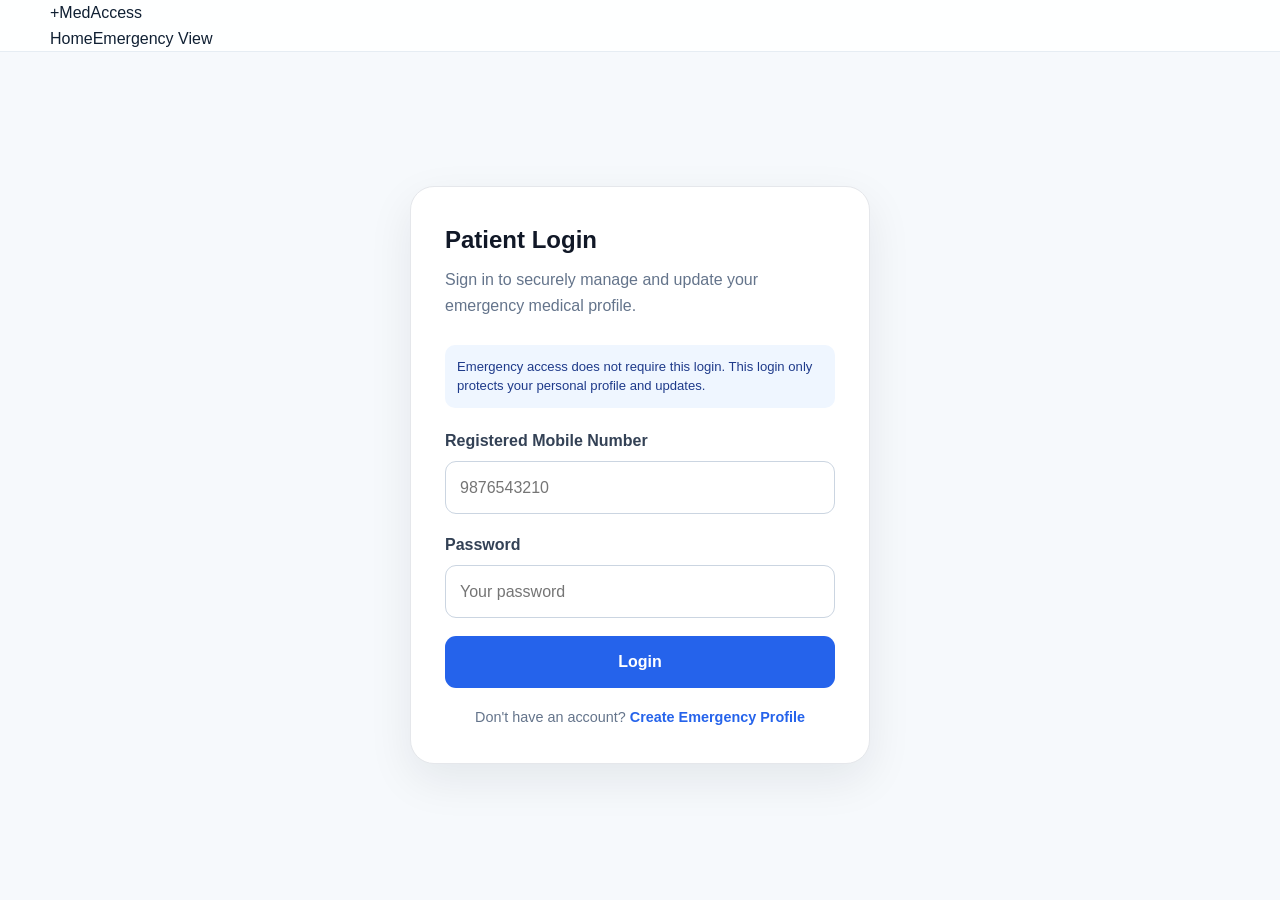
<file: patient-login.html>
<!DOCTYPE html>
<html lang="en">
<head>
<meta charset="UTF-8">
<meta name="viewport" content="width=device-width, initial-scale=1.0">
<title>Patient Login | MedAccess</title>
<link rel="stylesheet" href="css/style.css">
<style>
.auth-page{min-height:100vh;background:#f6f9fc;padding:110px 20px 60px;display:grid;place-items:center}
.auth-card{width:min(460px,100%);background:#fff;border:1px solid #e5e7eb;border-radius:24px;padding:34px;box-shadow:0 16px 45px rgba(15,23,42,.08)}
.auth-card h1{margin:0 0 8px;color:#111827}.auth-card>p{color:#64748b;line-height:1.6;margin:0 0 26px}
.form-group{margin-bottom:18px}.form-group label{display:block;font-weight:800;color:#334155;margin-bottom:7px}
.form-group input{width:100%;box-sizing:border-box;padding:13px 14px;border:1px solid #cbd5e1;border-radius:11px;font:inherit}
.form-button{width:100%;border:0;border-radius:11px;padding:13px 16px;background:#2563eb;color:#fff;font:inherit;font-weight:800;cursor:pointer}
.form-button:disabled{opacity:.6;cursor:not-allowed}
.error{display:none;margin-bottom:18px;padding:12px;border-radius:10px;background:#fee2e2;color:#991b1b;font-size:.9rem}
.auth-links{text-align:center;margin-top:18px;color:#64748b;font-size:.9rem}.auth-links a{color:#2563eb;font-weight:800;text-decoration:none}
.notice{padding:12px;border-radius:10px;background:#eff6ff;color:#1e3a8a;font-size:.82rem;line-height:1.5;margin-bottom:20px}
</style>
</head>
<body>
<header class="site-header">
<div class="container nav-container">
<a href="index.html" class="logo"><span class="logo-mark">+</span><span>MedAccess</span></a>
<nav class="main-nav"><a href="index.html">Home</a><a href="emergency.html">Emergency View</a></nav>
</div>
</header>
<main class="auth-page">
<section class="auth-card">
<h1>Patient Login</h1>
<p>Sign in to securely manage and update your emergency medical profile.</p>
<div class="notice">Emergency access does not require this login. This login only protects your personal profile and updates.</div>
<div class="error" id="error"></div>
<form id="loginForm">
<div class="form-group">
<label for="phone">Registered Mobile Number</label>
<input id="phone" name="phone" type="tel" inputmode="numeric" pattern="[0-9]{10}" maxlength="10" placeholder="9876543210" required>
</div>
<div class="form-group">
<label for="password">Password</label>
<input id="password" name="password" type="password" minlength="6" placeholder="Your password" required>
</div>
<button class="form-button" id="loginButton" type="submit">Login</button>
</form>
<div class="auth-links">Don't have an account? <a href="patient-register.html">Create Emergency Profile</a></div>
</section>
</main>
<script>
const form=document.getElementById("loginForm"), button=document.getElementById("loginButton"), error=document.getElementById("error");
form.addEventListener("submit",async e=>{
 e.preventDefault(); error.style.display="none";
 button.disabled=true; button.textContent="Signing in...";
 try{
  const response=await fetch("backend/patient-login.php",{method:"POST",headers:{"Content-Type":"application/json"},body:JSON.stringify({phone:document.getElementById("phone").value.trim(),password:document.getElementById("password").value})});
  const data=await response.json();
  if(!data.success){error.textContent=data.message||"Login failed.";error.style.display="block";button.disabled=false;button.textContent="Login";return;}
  localStorage.setItem("emergency_id",data.emergency_id);
  localStorage.setItem("user_id",data.user_id);
  window.location.href="patient-dashboard.html";
 }catch(err){error.textContent="Unable to connect to the server. Make sure XAMPP Apache is running.";error.style.display="block";button.disabled=false;button.textContent="Login";}
});
</script>
</body>
</html>
</file>
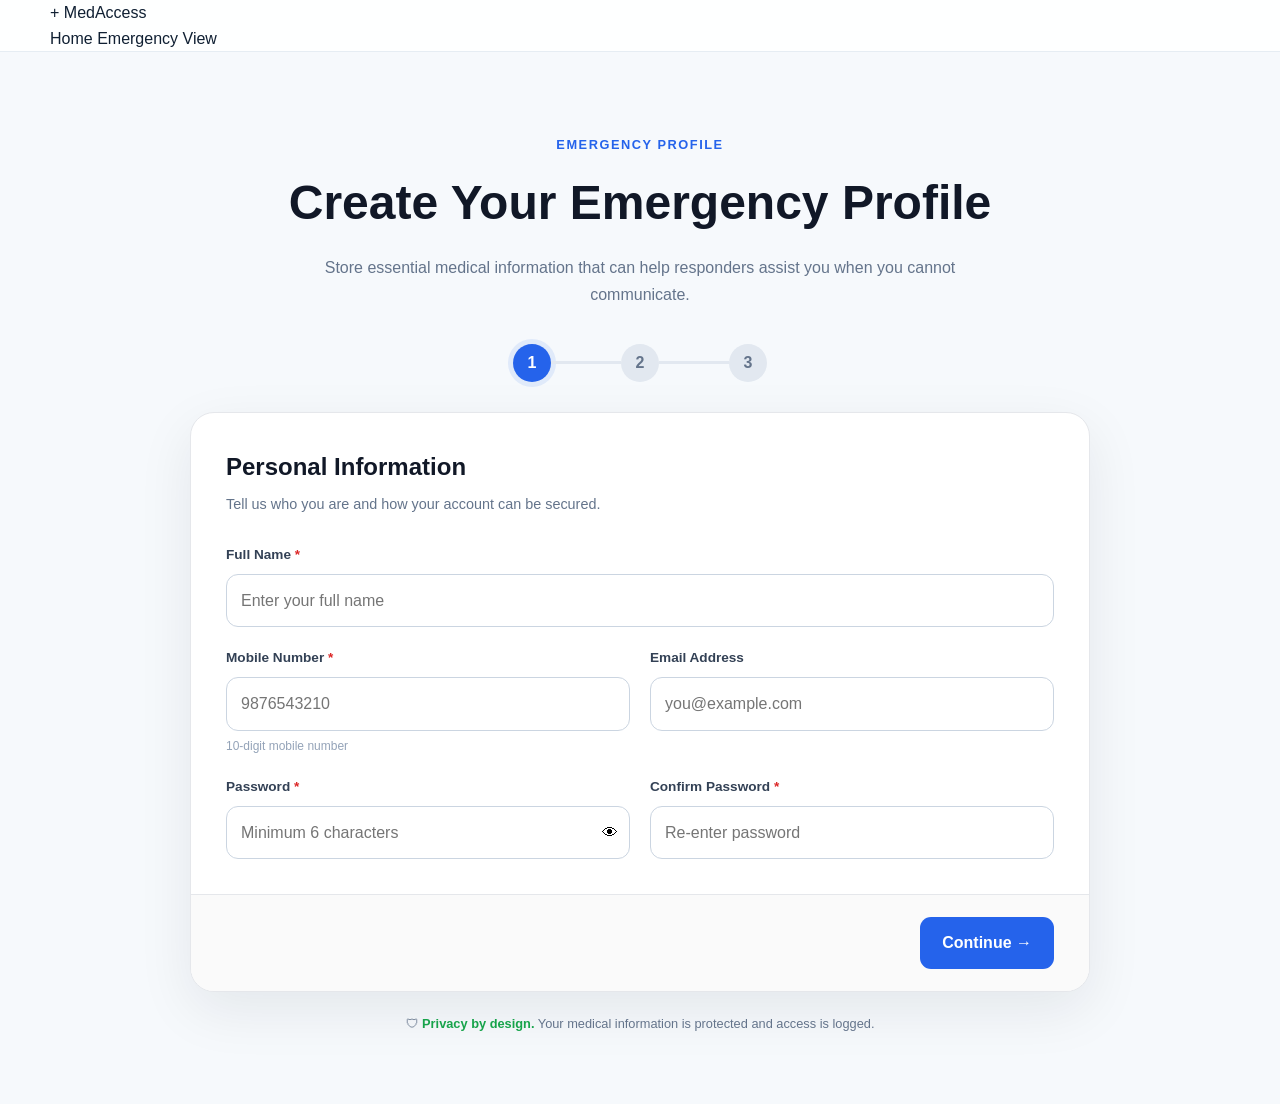
<file: patient-register.html>
<!DOCTYPE html>
<html lang="en">
<head>
    <meta charset="UTF-8">
    <meta name="viewport" content="width=device-width, initial-scale=1.0">

    <title>Create Emergency Profile | MedAccess</title>

    <link rel="stylesheet" href="css/style.css">

    <style>
        /* =========================================================
           PATIENT REGISTRATION
           ========================================================= */

        .register-page {
            min-height: 100vh;
            background: #f6f9fc;
            padding-top: 90px;
        }

        .register-container {
            width: min(900px, 92%);
            margin: auto;
            padding: 45px 0 70px;
        }

        .register-header {
            text-align: center;
            margin-bottom: 35px;
        }

        .register-eyebrow {
            color: #2563eb;
            font-size: .8rem;
            font-weight: 800;
            letter-spacing: .12em;
            text-transform: uppercase;
            margin-bottom: 10px;
        }

        .register-header h1 {
            margin: 0 0 12px;
            color: #111827;
            font-size: clamp(2rem, 5vw, 3rem);
        }

        .register-header p {
            color: #64748b;
            max-width: 650px;
            margin: auto;
            line-height: 1.7;
        }

        /* Progress */

        .progress-container {
            display: flex;
            justify-content: center;
            align-items: center;
            margin-bottom: 30px;
        }

        .progress-step {
            display: flex;
            align-items: center;
        }

        .step-circle {
            width: 38px;
            height: 38px;
            border-radius: 50%;
            display: grid;
            place-items: center;
            background: #e2e8f0;
            color: #64748b;
            font-weight: 800;
            transition: .3s ease;
        }

        .progress-step.active .step-circle {
            background: #2563eb;
            color: white;
            box-shadow: 0 0 0 5px rgba(37,99,235,.1);
        }

        .progress-step.completed .step-circle {
            background: #16a34a;
            color: white;
        }

        .progress-line {
            width: 70px;
            height: 3px;
            background: #e2e8f0;
            transition: .3s ease;
        }

        .progress-line.active {
            background: #2563eb;
        }

        /* Form card */

        .register-card {
            background: white;
            border: 1px solid #e5e7eb;
            border-radius: 24px;
            box-shadow: 0 18px 55px rgba(15,23,42,.08);
            overflow: hidden;
        }

        .form-section {
            display: none;
            padding: 35px;
            animation: sectionAppear .4s ease;
        }

        .form-section.active {
            display: block;
        }

        @keyframes sectionAppear {
            from {
                opacity: 0;
                transform: translateX(15px);
            }

            to {
                opacity: 1;
                transform: translateX(0);
            }
        }

        .section-title {
            margin-bottom: 28px;
        }

        .section-title h2 {
            margin: 0 0 7px;
            color: #111827;
        }

        .section-title p {
            margin: 0;
            color: #64748b;
            font-size: .9rem;
        }

        /* Form fields */

        .form-grid {
            display: grid;
            grid-template-columns: repeat(2, 1fr);
            gap: 20px;
        }

        .form-group {
            display: flex;
            flex-direction: column;
        }

        .form-group.full {
            grid-column: 1 / -1;
        }

        .form-group label {
            margin-bottom: 8px;
            color: #334155;
            font-size: .85rem;
            font-weight: 700;
        }

        .required {
            color: #dc2626;
        }

        .form-group input,
        .form-group select,
        .form-group textarea {
            width: 100%;
            box-sizing: border-box;
            border: 1px solid #cbd5e1;
            border-radius: 12px;
            padding: 13px 14px;
            background: white;
            color: #111827;
            font: inherit;
            outline: none;
            transition: .25s ease;
        }

        .form-group textarea {
            min-height: 100px;
            resize: vertical;
        }

        .form-group input:focus,
        .form-group select:focus,
        .form-group textarea:focus {
            border-color: #2563eb;
            box-shadow: 0 0 0 4px rgba(37,99,235,.08);
        }

        .field-help {
            margin-top: 6px;
            color: #94a3b8;
            font-size: .75rem;
        }

        /* Notice */

        .info-notice {
            display: flex;
            gap: 13px;
            padding: 16px;
            border-radius: 14px;
            background: #eff6ff;
            border: 1px solid #dbeafe;
            margin-bottom: 25px;
        }

        .info-notice-icon {
            font-size: 1.2rem;
        }

        .info-notice p {
            margin: 0;
            color: #475569;
            font-size: .82rem;
            line-height: 1.6;
        }

        /* Navigation */

        .form-navigation {
            display: flex;
            justify-content: space-between;
            gap: 15px;
            padding: 22px 35px;
            border-top: 1px solid #e5e7eb;
            background: #fafafa;
        }

        .form-button {
            border: none;
            cursor: pointer;
            padding: 13px 22px;
            border-radius: 11px;
            font: inherit;
            font-weight: 800;
            transition: .3s ease;
        }

        .form-button:hover {
            transform: translateY(-2px);
        }

        .back-button {
            background: #e2e8f0;
            color: #334155;
        }

        .next-button,
        .submit-button {
            background: #2563eb;
            color: white;
        }

        .submit-button {
            background: #16a34a;
        }

        /* Security */

        .security-footer {
            text-align: center;
            margin-top: 22px;
            color: #64748b;
            font-size: .8rem;
        }

        .security-footer strong {
            color: #16a34a;
        }

        /* Password */

        .password-wrapper {
            position: relative;
        }

        .password-wrapper input {
            padding-right: 48px;
        }

        .toggle-password {
            position: absolute;
            right: 12px;
            top: 50%;
            transform: translateY(-50%);
            border: none;
            background: none;
            cursor: pointer;
            font-size: 1rem;
        }

        /* Responsive */

        @media(max-width: 650px) {

            .register-page {
                padding-top: 75px;
            }

            .register-container {
                width: 94%;
                padding-top: 30px;
            }

            .form-section {
                padding: 25px 20px;
            }

            .form-navigation {
                padding: 18px 20px;
            }

            .form-grid {
                grid-template-columns: 1fr;
            }

            .form-group.full {
                grid-column: auto;
            }

            .progress-line {
                width: 35px;
            }

            .step-circle {
                width: 32px;
                height: 32px;
                font-size: .8rem;
            }

        }
    </style>
</head>

<body>

    <!-- HEADER -->

    <header class="site-header">

        <div class="container nav-container">

            <a href="index.html" class="logo">
                <span class="logo-mark">+</span>
                <span>MedAccess</span>
            </a>

            <nav class="main-nav">
                <a href="index.html">Home</a>
                <a href="emergency.html">Emergency View</a>
            </nav>

        </div>

    </header>


    <main class="register-page">

        <div class="register-container">

            <!-- HEADER -->

            <div class="register-header">

                <div class="register-eyebrow">
                    Emergency profile
                </div>

                <h1>Create Your Emergency Profile</h1>

                <p>
                    Store essential medical information that can help
                    responders assist you when you cannot communicate.
                </p>

            </div>


            <!-- PROGRESS -->

            <div class="progress-container">

                <div class="progress-step active" id="progress1">

                    <div class="step-circle">1</div>

                </div>

                <div class="progress-line" id="line1"></div>

                <div class="progress-step" id="progress2">

                    <div class="step-circle">2</div>

                </div>

                <div class="progress-line" id="line2"></div>

                <div class="progress-step" id="progress3">

                    <div class="step-circle">3</div>

                </div>

            </div>


            <!-- FORM -->

            <form
                class="register-card"
                id="registrationForm">


                <!-- STEP 1 -->

                <section
                    class="form-section active"
                    id="step1">

                    <div class="section-title">

                        <h2>Personal Information</h2>

                        <p>
                            Tell us who you are and how your account can be secured.
                        </p>

                    </div>


                    <div class="form-grid">


                        <div class="form-group full">

                            <label>
                                Full Name
                                <span class="required">*</span>
                            </label>

                            <input
                                type="text"
                                name="full_name"
                                placeholder="Enter your full name"
                                required>

                        </div>


                        <div class="form-group">

                            <label>
                                Mobile Number
                                <span class="required">*</span>
                            </label>

                            <input
                                type="tel"
                                name="phone"
                                placeholder="9876543210"
                                pattern="[0-9]{10}"
                                required>

                            <span class="field-help">
                                10-digit mobile number
                            </span>

                        </div>


                        <div class="form-group">

                            <label>
                                Email Address
                            </label>

                            <input
                                type="email"
                                name="email"
                                placeholder="you@example.com">

                        </div>


                        <div class="form-group">

                            <label>
                                Password
                                <span class="required">*</span>
                            </label>

                            <div class="password-wrapper">

                                <input
                                    type="password"
                                    name="password"
                                    id="password"
                                    minlength="6"
                                    placeholder="Minimum 6 characters"
                                    required>

                                <button
                                    type="button"
                                    class="toggle-password"
                                    id="togglePassword">

                                    👁

                                </button>

                            </div>

                        </div>


                        <div class="form-group">

                            <label>
                                Confirm Password
                                <span class="required">*</span>
                            </label>

                            <input
                                type="password"
                                id="confirmPassword"
                                minlength="6"
                                placeholder="Re-enter password"
                                required>

                        </div>

                    </div>

                </section>


                <!-- STEP 2 -->

                <section
                    class="form-section"
                    id="step2">

                    <div class="section-title">

                        <h2>Medical Information</h2>

                        <p>
                            Add information that could be critical during an emergency.
                        </p>

                    </div>


                    <div class="info-notice">

                        <div class="info-notice-icon">
                            ⚠️
                        </div>

                        <p>
                            Only provide accurate medical information.
                            Critical information may be displayed to emergency
                            responders when your profile is accessed.
                        </p>

                    </div>


                    <div class="form-grid">


                        <div class="form-group">

                            <label>
                                Blood Group
                            </label>

                            <select name="blood_group">

                                <option value="">
                                    Select blood group
                                </option>

                                <option>O+</option>
                                <option>O-</option>
                                <option>A+</option>
                                <option>A-</option>
                                <option>B+</option>
                                <option>B-</option>
                                <option>AB+</option>
                                <option>AB-</option>
                                <option>Unknown</option>

                            </select>

                        </div>


                        <div class="form-group">

                            <label>
                                Critical Allergy
                            </label>

                            <input
                                type="text"
                                name="allergies"
                                placeholder="e.g. Penicillin">

                        </div>


                        <div class="form-group full">

                            <label>
                                Existing Medical Conditions
                            </label>

                            <textarea
                                name="medical_conditions"
                                placeholder="e.g. Type 2 Diabetes, Asthma"></textarea>

                        </div>


                        <div class="form-group full">

                            <label>
                                Critical Medications
                            </label>

                            <textarea
                                name="critical_medications"
                                placeholder="List important medications and dosage if known"></textarea>

                        </div>

                    </div>

                </section>


                <!-- STEP 3 -->

                <section
                    class="form-section"
                    id="step3">

                    <div class="section-title">

                        <h2>Emergency Contact</h2>

                        <p>
                            Someone responders can contact during an emergency.
                        </p>

                    </div>


                    <div class="form-grid">


                        <div class="form-group">

                            <label>
                                Contact Name
                                <span class="required">*</span>
                            </label>

                            <input
                                type="text"
                                name="emergency_contact_name"
                                placeholder="e.g. Priya Kumar"
                                required>

                        </div>


                        <div class="form-group">

                            <label>
                                Contact Phone
                                <span class="required">*</span>
                            </label>

                            <input
                                type="tel"
                                name="emergency_contact_phone"
                                placeholder="9876543210"
                                pattern="[0-9]{10}"
                                required>

                        </div>


                        <div class="form-group full">

                            <div class="info-notice">

                                <div class="info-notice-icon">
                                    🔐
                                </div>

                                <p>
                                    Your detailed medical records will remain
                                    protected. Emergency responders only receive
                                    the information necessary for emergency care.
                                </p>

                            </div>

                        </div>

                    </div>

                </section>


                <!-- NAVIGATION -->

                <div class="form-navigation">

                    <button
                        type="button"
                        class="form-button back-button"
                        id="backButton"
                        style="visibility:hidden;">

                        ← Back

                    </button>


                    <button
                        type="button"
                        class="form-button next-button"
                        id="nextButton">

                        Continue →

                    </button>


                    <button
                        type="submit"
                        class="form-button submit-button"
                        id="submitButton"
                        style="display:none;">

                        Create Emergency Profile ✓

                    </button>

                </div>

            </form>


            <div class="security-footer">

                🛡 <strong>Privacy by design.</strong>
                Your medical information is protected and access is logged.

            </div>

        </div>

    </main>


    <script src="js/main.js"></script>


    <script>

        /* =========================================================
           MULTI-STEP REGISTRATION
           ========================================================= */

        let currentStep = 1;

        const totalSteps = 3;

        const nextButton =
            document.getElementById("nextButton");

        const backButton =
            document.getElementById("backButton");

        const submitButton =
            document.getElementById("submitButton");

        const form =
            document.getElementById("registrationForm");


        function showStep(step) {

            for (let i = 1; i <= totalSteps; i++) {

                const section =
                    document.getElementById("step" + i);

                const progress =
                    document.getElementById("progress" + i);

                section.classList.remove("active");

                progress.classList.remove("active");

            }


            document
                .getElementById("step" + step)
                .classList.add("active");


            document
                .getElementById("progress" + step)
                .classList.add("active");


            /* Completed steps */

            for (let i = 1; i < step; i++) {

                document
                    .getElementById("progress" + i)
                    .classList.add("completed");

            }


            /* Progress lines */

            document
                .getElementById("line1")
                .classList.toggle("active", step >= 2);

            document
                .getElementById("line2")
                .classList.toggle("active", step >= 3);


            /* Buttons */

            backButton.style.visibility =
                step === 1 ? "hidden" : "visible";


            nextButton.style.display =
                step === totalSteps ? "none" : "block";


            submitButton.style.display =
                step === totalSteps ? "block" : "none";


            window.scrollTo({
                top: 0,
                behavior: "smooth"
            });

        }


        function validateCurrentStep() {

            const section =
                document.getElementById("step" + currentStep);

            const inputs =
                section.querySelectorAll(
                    "input, select, textarea"
                );


            for (const input of inputs) {

                if (!input.checkValidity()) {

                    input.reportValidity();

                    return false;

                }

            }


            /* Password confirmation */

            if (currentStep === 1) {

                const password =
                    document.getElementById("password").value;

                const confirmPassword =
                    document.getElementById("confirmPassword").value;


                if (password !== confirmPassword) {

                    alert("Passwords do not match.");

                    return false;

                }

            }


            return true;

        }


        nextButton.addEventListener("click", () => {

            if (!validateCurrentStep()) {
                return;
            }

            if (currentStep < totalSteps) {

                currentStep++;

                showStep(currentStep);

            }

        });


        backButton.addEventListener("click", () => {

            if (currentStep > 1) {

                currentStep--;

                showStep(currentStep);

            }

        });


        /* =========================================================
           PASSWORD VISIBILITY
           ========================================================= */

        document
            .getElementById("togglePassword")
            .addEventListener("click", function () {

                const password =
                    document.getElementById("password");

                if (password.type === "password") {

                    password.type = "text";

                    this.textContent = "🙈";

                } else {

                    password.type = "password";

                    this.textContent = "👁";

                }

            });


        /* =========================================================
           FORM SUBMISSION
           ========================================================= */

        form.addEventListener("submit", async function (event) {

            event.preventDefault();


            if (!validateCurrentStep()) {
                return;
            }


            const formData =
                new FormData(form);


            const data = {

                full_name:
                    formData.get("full_name"),

                phone:
                    formData.get("phone"),

                email:
                    formData.get("email"),

                password:
                    formData.get("password"),

                blood_group:
                    formData.get("blood_group"),

                allergies:
                    formData.get("allergies"),

                medical_conditions:
                    formData.get("medical_conditions"),

                critical_medications:
                    formData.get("critical_medications"),

                emergency_contact_name:
                    formData.get("emergency_contact_name"),

                emergency_contact_phone:
                    formData.get("emergency_contact_phone")

            };


            submitButton.disabled = true;

            submitButton.textContent =
                "Creating Profile...";


            try {

                const response =
                    await fetch(
                        "backend/register.php",
                        {
                            method: "POST",

                            headers: {
                                "Content-Type":
                                    "application/json"
                            },

                            body:
                                JSON.stringify(data)
                        }
                    );


                const result =
                    await response.json();


                if (!result.success) {

                    alert(
                        result.message ||
                        "Registration failed."
                    );

                    submitButton.disabled = false;

                    submitButton.textContent =
                        "Create Emergency Profile ✓";

                    return;

                }


                /*
                | Save session information
                */

                localStorage.setItem(
                    "emergency_id",
                    result.emergency_id
                );


                localStorage.setItem(
                    "user_id",
                    result.user_id
                );


                /*
                | Success
                */

                alert(
                    "Emergency profile created successfully!\n\n" +
                    "Your Emergency ID: " +
                    result.emergency_id
                );


                window.location.href =
                    "patient-dashboard.html";


            } catch (error) {

                console.error(error);

                alert(
                    "Unable to connect to the server. " +
                    "Please make sure XAMPP Apache is running."
                );


                submitButton.disabled = false;

                submitButton.textContent =
                    "Create Emergency Profile ✓";

            }

        });


        showStep(1);

    </script>

</body>
</html>
</file>
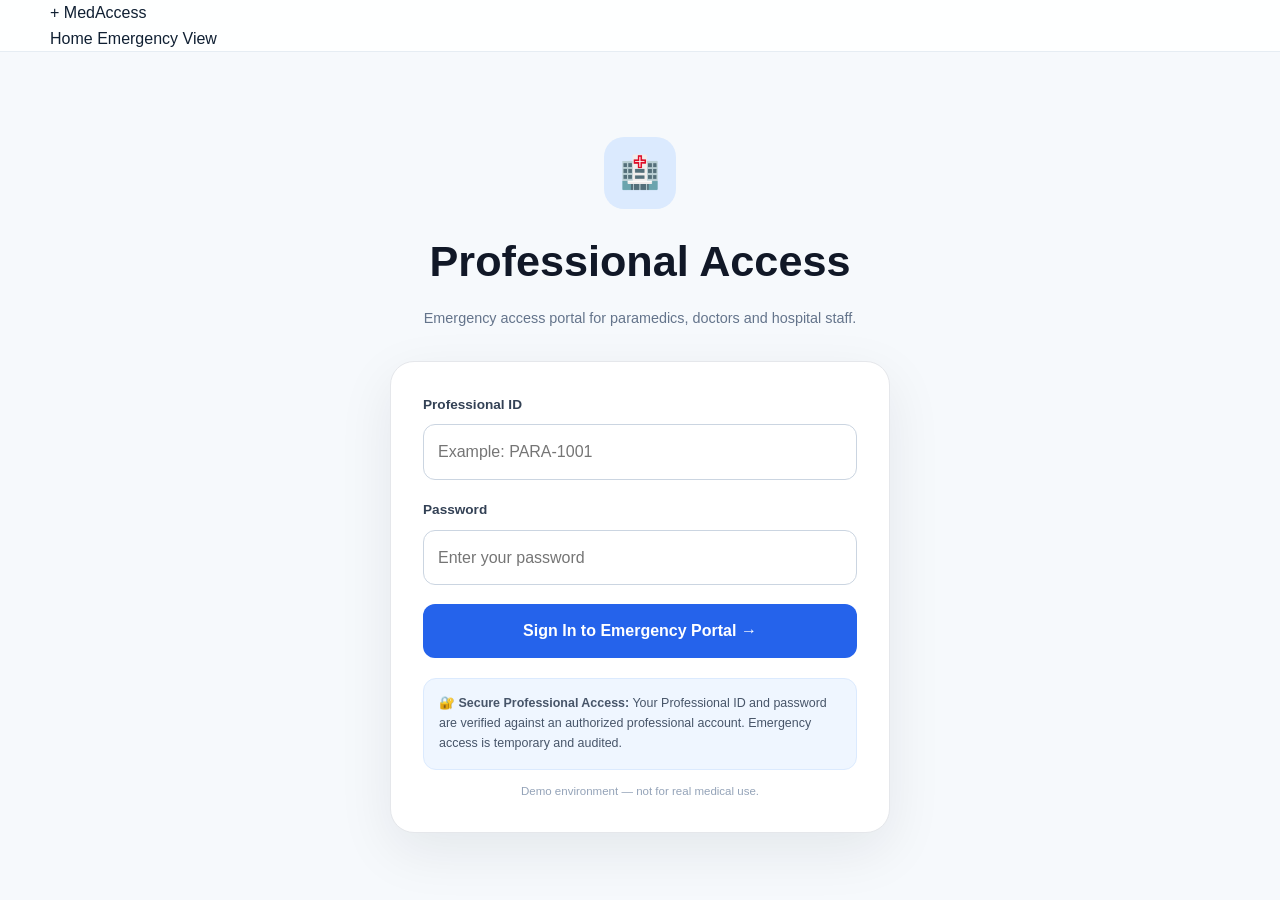
<file: professional-dashboard.html>
<!DOCTYPE html>
<html lang="en">

<head>

    <meta charset="UTF-8">

    <meta
        name="viewport"
        content="width=device-width, initial-scale=1.0">

    <title>Emergency Response Portal | MedAccess</title>

    <link
        rel="stylesheet"
        href="css/style.css">


    <style>

        .portal-page {

            min-height:100vh;

            background:#f6f9fc;

            padding-top:90px;

        }


        .portal-container {

            width:min(1100px,92%);

            margin:auto;

            padding:35px 0 70px;

        }


        .portal-top {

            display:flex;

            justify-content:space-between;

            align-items:center;

            gap:20px;

            margin-bottom:30px;

        }


        .portal-title h1 {

            margin:0 0 7px;

            color:#111827;

            font-size:clamp(
                1.7rem,
                4vw,
                2.5rem
            );

        }


        .portal-title p {

            margin:0;

            color:#64748b;

        }


        .professional-badge {

            padding:10px 15px;

            border-radius:20px;

            background:#dbeafe;

            color:#1e40af;

            font-size:.78rem;

            font-weight:800;

        }


        .search-card {

            background:white;

            border:1px solid #e5e7eb;

            border-radius:20px;

            padding:25px;

            box-shadow:
                0 15px 45px
                rgba(15,23,42,.06);

            margin-bottom:25px;

        }


        .search-row {

            display:flex;

            gap:12px;

        }


        .search-row input {

            flex:1;

            min-width:0;

            padding:14px;

            border:1px solid #cbd5e1;

            border-radius:12px;

            font:inherit;

            outline:none;

        }


        .search-row input:focus {

            border-color:#2563eb;

            box-shadow:
                0 0 0 4px
                rgba(37,99,235,.08);

        }


        .search-button {

            padding:14px 22px;

            border:none;

            border-radius:12px;

            background:#2563eb;

            color:white;

            font:inherit;

            font-weight:800;

            cursor:pointer;

        }


        .search-button:disabled {

            opacity:.6;

            cursor:not-allowed;

        }


        .profile-result {

            display:none;

            animation:
                resultAppear .4s ease;

        }


        .profile-result.show {

            display:block;

        }


        @keyframes resultAppear {

            from {

                opacity:0;

                transform:translateY(12px);

            }

            to {

                opacity:1;

                transform:translateY(0);

            }

        }


        .patient-card {

            background:white;

            border:1px solid #e5e7eb;

            border-radius:20px;

            padding:28px;

            box-shadow:
                0 15px 45px
                rgba(15,23,42,.06);

        }


        .patient-header {

            display:flex;

            align-items:center;

            gap:17px;

            padding-bottom:22px;

            border-bottom:1px solid #e5e7eb;

        }


        .patient-avatar {

            width:65px;

            height:65px;

            border-radius:18px;

            display:grid;

            place-items:center;

            background:#dbeafe;

            color:#1d4ed8;

            font-size:1.3rem;

            font-weight:900;

        }


        .patient-header h2 {

            margin:0 0 5px;

            color:#111827;

        }


        .patient-header p {

            margin:0;

            color:#64748b;

            font-size:.82rem;

        }


        .critical-label {

            margin-top:22px;

            margin-bottom:12px;

            color:#991b1b;

            font-weight:900;

            font-size:.8rem;

            text-transform:uppercase;

            letter-spacing:.08em;

        }


        .critical-grid {

            display:grid;

            grid-template-columns:
                repeat(4,1fr);

            gap:12px;

        }


        .critical-card {

            padding:17px;

            border-radius:14px;

            background:#f8fafc;

            border:1px solid #e2e8f0;

        }


        .critical-card span {

            display:block;

            color:#64748b;

            font-size:.72rem;

            margin-bottom:6px;

        }


        .critical-card strong {

            color:#111827;

            line-height:1.4;

        }


        .access-box {

            margin-top:22px;

            padding:20px;

            border-radius:15px;

            background:#eff6ff;

            border:1px solid #dbeafe;

        }


        .access-box h3 {

            margin:0 0 7px;

            color:#1e3a8a;

        }


        .access-box p {

            margin:0;

            color:#475569;

            font-size:.82rem;

            line-height:1.6;

        }


        .request-button {

            margin-top:15px;

            border:none;

            padding:12px 18px;

            border-radius:10px;

            background:#16a34a;

            color:white;

            font:inherit;

            font-weight:800;

            cursor:pointer;

        }


        .status-message {

            display:none;

            margin-top:15px;

            padding:14px;

            border-radius:11px;

            font-size:.82rem;

            line-height:1.6;

        }


        .status-message.show {

            display:block;

        }


        .empty-state {

            text-align:center;

            padding:55px 20px;

            color:#64748b;

        }


        .empty-state-icon {

            font-size:3rem;

            margin-bottom:12px;

        }


        @media(max-width:800px) {

            .critical-grid {

                grid-template-columns:
                    repeat(2,1fr);

            }

        }


        @media(max-width:600px) {

            .portal-page {

                padding-top:75px;

            }

            .portal-top {

                align-items:flex-start;

                flex-direction:column;

            }

            .search-row {

                flex-direction:column;

            }

            .critical-grid {

                grid-template-columns:1fr;

            }

            .patient-header {

                align-items:flex-start;

            }

        }

    </style>

</head>


<body>


<header class="site-header">

    <div class="container nav-container">

        <a
            href="index.html"
            class="logo">

            <span class="logo-mark">+</span>

            <span>MedAccess</span>

        </a>


        <nav class="main-nav">

            <a href="index.html">
                Home
            </a>

            <a href="emergency.html">
                Emergency View
            </a>

        </nav>

    </div>

</header>



<main class="portal-page">


<div class="portal-container">


    <div class="portal-top">

        <div class="portal-title">

            <h1>
                Emergency Response Portal
            </h1>

            <p>
                Find and review critical patient information.
            </p>

        </div>


        <div
    style="
        display:flex;
        align-items:center;
        gap:10px;
        flex-wrap:wrap;
        justify-content:flex-end;
    "
>

    <div
        class="professional-badge"
        id="professionalBadge">

        PROFESSIONAL

    </div>


    <button
        type="button"
        id="logoutButton"
        onclick="professionalLogout()"
        style="
            padding:10px 15px;
            border:1px solid #fecaca;
            border-radius:12px;
            background:#fff1f2;
            color:#be123c;
            font:inherit;
            font-size:.78rem;
            font-weight:800;
            cursor:pointer;
            transition:.25s ease;
        "
        onmouseover="
            this.style.transform='translateY(-2px)';
            this.style.boxShadow='0 6px 16px rgba(190,24,93,.12)';
        "
        onmouseout="
            this.style.transform='translateY(0)';
            this.style.boxShadow='none';
        "
    >

        🔒 Logout

    </button>

</div>

    </div>



    <!-- SEARCH -->

    <div class="search-card">

        <form
            id="patientSearchForm">

            <div class="search-row">

                <input
                    id="emergencyIdInput"
                    type="text"
                    placeholder="Enter Emergency ID — MED-9713-59"
                    required>


                <button
                    class="search-button"
                    id="searchButton"
                    type="submit">

                    Search

                </button>

            </div>

        </form>

    </div>



    <!-- RESULT -->

    <div
        class="profile-result"
        id="profileResult">

        <div
            class="patient-card"
            id="patientCard">
        </div>

    </div>



    <!-- EMPTY -->

    <div
        class="search-card"
        id="emptyState">

        <div class="empty-state">

            <div class="empty-state-icon">
                🚑
            </div>

            <strong>
                Search for an Emergency Profile
            </strong>

            <p>
                Enter the patient's Emergency ID
                to retrieve critical emergency information.
            </p>

        </div>

    </div>


</div>

</main>



<script>

const professionalRole =
    sessionStorage.getItem(
        "professional_role"
    );


const professionalId =
    sessionStorage.getItem(
        "professional_id"
    );


const professionalName =
    sessionStorage.getItem(
        "professional_name"
    );


/*
|--------------------------------------------------------------------------
| Require professional session
|--------------------------------------------------------------------------
*/

if (
    !professionalRole ||
    !professionalId ||
    !professionalName
) {

    window.location.href =
        "professional-login.html";
}


/*
|--------------------------------------------------------------------------
| Verify server-side professional session
|--------------------------------------------------------------------------
*/

fetch(
    "backend/professional-session.php",
    {
        method: "GET",
        credentials: "include"
    }
)
.then(function(response) {

    if (!response.ok) {

        throw new Error(
            "Professional session is not valid."
        );

    }

    return response.json();

})
.then(function(data) {

    if (!data.success) {

        sessionStorage.clear();

        window.location.href =
            "professional-login.html";

        return;
    }


    /*
    | Use verified server identity
    | for the dashboard display.
    */

    const verifiedProfessional =
        data.professional;


    const professionalBadge =
        document.getElementById(
            "professionalBadge"
        );


    if (professionalBadge) {

        professionalBadge.textContent =
            verifiedProfessional.role.replace(
                /_/g,
                " "
            ) +
            " • " +
            verifiedProfessional.name;
    }

})
.catch(function(error) {

    console.error(
        "Professional session verification failed:",
        error
    );

    sessionStorage.clear();

    window.location.href =
        "professional-login.html";

});



/*
|--------------------------------------------------------------------------
| Search patient
|--------------------------------------------------------------------------
*/

const searchForm =
    document.getElementById(
        "patientSearchForm"
    );


const searchButton =
    document.getElementById(
        "searchButton"
    );


const result =
    document.getElementById(
        "profileResult"
    );


const emptyState =
    document.getElementById(
        "emptyState"
    );


const patientCard =
    document.getElementById(
        "patientCard"
    );


searchForm.addEventListener(
    "submit",
    async function(event) {

        event.preventDefault();


        const emergencyId =
            document
                .getElementById(
                    "emergencyIdInput"
                )
                .value
                .trim()
                .toUpperCase();


        if (!emergencyId) {
            return;
        }


        searchButton.disabled =
            true;

        searchButton.textContent =
            "Searching...";


        result.classList.remove(
            "show"
        );


        try {

            const response =
                await fetch(
                    "backend/get-profile.php?emergency_id=" +
                    encodeURIComponent(
                        emergencyId
                    )
                );


            const data =
                await response.json();


            if (!data.success) {

                emptyState.innerHTML = `

                    <div class="empty-state">

                        <div class="empty-state-icon">
                            ⚠️
                        </div>

                        <strong>
                            Profile Not Found
                        </strong>

                        <p>
                            ${data.message}
                        </p>

                    </div>

                `;

                emptyState.style.display =
                    "block";

                return;

            }


            const profile =
                data.profile;


            emptyState.style.display =
                "none";


            patientCard.innerHTML = `

                <div class="patient-header">

                    <div class="patient-avatar">

                        ${getInitials(
                            profile.full_name
                        )}

                    </div>


                    <div>

                        <h2>
                            ${profile.full_name}
                        </h2>

                        <p>
                            Emergency ID:
                            <strong>
                                ${profile.emergency_id}
                            </strong>
                        </p>

                    </div>

                </div>


                <div class="critical-label">
                    Critical Emergency Information
                </div>


                <div class="critical-grid">


                    <div class="critical-card">

                        <span>
                            Blood Group
                        </span>

                        <strong>
                            ${profile.blood_group ||
                            "Not provided"}
                        </strong>

                    </div>


                    <div class="critical-card">

                        <span>
                            Critical Allergy
                        </span>

                        <strong>
                            ${profile.allergies ||
                            "None reported"}
                        </strong>

                    </div>


                    <div class="critical-card">

                        <span>
                            Medical Condition
                        </span>

                        <strong>
                            ${profile.medical_conditions ||
                            "None reported"}
                        </strong>

                    </div>


                    <div class="critical-card">

                        <span>
                            Critical Medication
                        </span>

                        <strong>
                            ${profile.critical_medications ||
                            "None reported"}
                        </strong>

                    </div>


                </div>


                <div class="access-box">

                    <h3>
                        🔐 Protected Medical Records
                    </h3>

                    <p>

                        Detailed medical records are
                        protected. Request temporary access
                        to view them.

                    </p>


                    <button
                        class="request-button"
                        id="requestProtectedButton">

                        Request Temporary Access

                    </button>


                    <div
                        class="status-message"
                        id="accessStatus">
                    </div>

                </div>
                <!-- =========================
     AMBULANCE → HOSPITAL
========================== -->

<div class="card" id="ambulanceCaseCard" style="margin-top:20px;">

    <h3>🚑 Notify Hospital</h3>

    <p style="color:#64748B;">
        Send the patient's emergency details and estimated arrival
        information to the hospital.
    </p>

    <div style="display:grid; gap:12px; margin-top:15px;">

        <input
            type="text"
            id="incidentType"
            placeholder="Incident type (e.g. Road accident)"
            style="padding:13px;border:1px solid #CBD5E1;border-radius:10px;"
        >

        <input
            type="text"
            id="incidentLocation"
            placeholder="Current location"
            style="padding:13px;border:1px solid #CBD5E1;border-radius:10px;"
        >

        <input
            type="number"
            id="etaMinutes"
            placeholder="Estimated arrival time (minutes)"
            min="1"
            style="padding:13px;border:1px solid #CBD5E1;border-radius:10px;"
        >

        <textarea
            id="incidentNotes"
            placeholder="Emergency notes"
            rows="3"
            style="padding:13px;border:1px solid #CBD5E1;border-radius:10px;"
        ></textarea>

        <button
            type="button"
            onclick="notifyHospital()"
            class="btn btn-primary"
        >
            🚑 Notify Hospital
        </button>

    </div>

    <div id="hospitalNotificationResult"
         style="margin-top:15px;">
    </div>

</div>

<div class="access-box" style="margin-top:18px;">

    <h3>🚑 Ambulance Tracking</h3>

    <p id="trackingStatus">
        Create the emergency case first, then start live tracking.
    </p>

    <button
        type="button"
        id="startTrackingButton"
        class="request-button"
        onclick="startAmbulanceTracking()"
        style="background:#dc2626;"
    >
        📍 Start Ambulance Tracking
    </button>

    <button
        type="button"
        id="stopTrackingButton"
        class="request-button"
        onclick="stopAmbulanceTracking()"
        style="
            background:#475569;
            display:none;
        "
    >
        🛑 Stop Tracking
    </button>

</div>
        <div
    class="access-box"
    style="
        margin-top:18px;
        border-left:4px solid #2563EB;
    "
>

    <h3>🏥 Hospital Status</h3>

    <p
        id="hospitalCaseStatus"
        style="
            margin-top:8px;
            font-weight:800;
            color:#2563EB;
        "
    >
        Waiting for hospital response...
    </p>

    <p
        id="hospitalCaseStatusTime"
        style="
            margin-top:6px;
            font-size:.78rem;
            color:#64748B;
        "
    >
        —
    </p>

</div>
            `;


            result.classList.add(
                "show"
            );


            /*
            | Connect protected access
            */

            document
                .getElementById(
                    "requestProtectedButton"
                )
                .addEventListener(
                    "click",
                    function() {

                        requestProtectedAccess(
                            profile.emergency_id
                        );

                    }
                );


        } catch(error) {

            console.error(error);


            emptyState.innerHTML = `

                <div class="empty-state">

                    <div class="empty-state-icon">
                        ⚠️
                    </div>

                    <strong>
                        Connection Error
                    </strong>

                    <p>
                        Make sure XAMPP Apache is running.
                    </p>

                </div>

            `;


        } finally {

            searchButton.disabled =
                false;

            searchButton.textContent =
                "Search";

        }

    }
);



/*
|--------------------------------------------------------------------------
| Request protected access
|--------------------------------------------------------------------------
*/

async function requestProtectedAccess(
    emergencyId
) {

    const button =
        document.getElementById(
            "requestProtectedButton"
        );


    const status =
        document.getElementById(
            "accessStatus"
        );


    button.disabled =
        true;


    button.textContent =
        "Requesting access...";


    try {

        const response =
            await fetch(
                "backend/request-access.php",
                {

                    method:"POST",

                    headers:{
                        "Content-Type":
                            "application/json"
                    },

                    body:
                        JSON.stringify({

                            emergency_id:
                                emergencyId,

                            accessor_type:
                                professionalRole,

                            access_method:
                                "PROFESSIONAL_PORTAL",

                            reason:
                                "Professional emergency treatment",

                            details:
                                "Access requested from professional portal."

                        })

                }
            );


        const data =
            await response.json();


        if (!data.success) {

            throw new Error(
                data.message
            );

        }

        sessionStorage.setItem(
    "access_id",
    data.access_id
);


        status.innerHTML = `

            ✓ Temporary access granted.

            <br>

            Access expires in
            <strong>
                ${data.duration_minutes} minutes
            </strong>.

            <br><br>

            Access ID:
            <strong>
                ${data.access_id}
            </strong>

            <br><br>

            <button
                type="button"
                onclick="loadProtectedRecords(
                    '${emergencyId}',
                    '${data.access_id}'
                )"
                style="
                    border:none;
                    padding:10px 15px;
                    border-radius:9px;
                    background:#2563eb;
                    color:white;
                    font-weight:800;
                    cursor:pointer;
                ">

                View Protected Records

            </button>

        `;


        status.style.background =
            "#f0fdf4";

        status.style.color =
            "#166534";

        status.style.border =
            "1px solid #bbf7d0";

        status.classList.add(
            "show"
        );


    } catch(error) {

        status.textContent =
            error.message ||
            "Unable to request access.";

        status.style.background =
            "#fef2f2";

        status.style.color =
            "#b91c1c";

        status.style.border =
            "1px solid #fecaca";

        status.classList.add(
            "show"
        );

    } finally {

        button.disabled =
            false;

        button.textContent =
            "Request Temporary Access";

    }

}



/*
|--------------------------------------------------------------------------
| Load protected records
|--------------------------------------------------------------------------
*/

async function loadProtectedRecords(
    emergencyId,
    accessId
) {

    try {

        const response =
            await fetch(
                "backend/get-protected-records.php?" +
                "emergency_id=" +
                encodeURIComponent(
                    emergencyId
                ) +
                "&access_id=" +
                encodeURIComponent(
                    accessId
                )
            );


        const data =
            await response.json();


        if (!data.success) {

            alert(
                data.message ||
                "Protected records unavailable."
            );

            return;

        }


        const records =
            data.records;


        let html = `

            <div
                style="
                    margin-top:18px;
                    padding-top:18px;
                    border-top:
                        1px solid #e2e8f0;
                ">

                <h4 style="
                    margin:0 0 15px;
                    color:#111827;
                ">
                    🔓 Protected Medical Records
                </h4>

        `;


        if (records.length === 0) {

            html += `

                <p style="
                    color:#64748b;
                ">
                    No detailed records available.
                </p>

            `;

        }


        records.forEach(record => {

            html += `

                <div style="
                    padding:15px;
                    margin-bottom:10px;
                    border-radius:12px;
                    background:#f8fafc;
                    border:1px solid #e2e8f0;
                ">

                    <strong>
                        ${record.diagnosis ||
                        "Diagnosis unavailable"}
                    </strong>

                    <br><br>

                    <span style="
                        color:#475569;
                        font-size:.84rem;
                        line-height:1.7;
                    ">

                        Medication:
                        ${record.medication ||
                        "Not available"}

                        <br>

                        Hospital:
                        ${record.hospital ||
                        "Not available"}

                        <br>

                        Doctor:
                        ${record.doctor ||
                        "Not available"}

                        <br>

                        Date:
                        ${record.record_date ||
                        "Not available"}

                        <br>

                        Notes:
                        ${record.notes ||
                        "None"}

                    </span>

                </div>

            `;

        });


        html += `</div>`;


        const status =
            document.getElementById(
                "accessStatus"
            );


        status.innerHTML += html;

    } catch(error) {

        console.error(error);

        alert(
            "Unable to load protected records."
        );

    }

}



/*
|--------------------------------------------------------------------------
| Initials
|--------------------------------------------------------------------------
*/

function getInitials(name) {

    const parts =
        name.trim().split(/\s+/);


    if (parts.length >= 2) {

        return (
            parts[0][0] +
            parts[parts.length - 1][0]
        ).toUpperCase();

    }


    return name
        .substring(0,2)
        .toUpperCase();

}
async function notifyHospital() {

    const emergencyId =
    document.getElementById("emergencyIdInput").value.trim();

    const accessId =
        sessionStorage.getItem("access_id") || "";

    const incidentType =
        document.getElementById("incidentType").value.trim();

    const location =
        document.getElementById("incidentLocation").value.trim();

    const eta =
        document.getElementById("etaMinutes").value;

    const notes =
        document.getElementById("incidentNotes").value.trim();

    if (!emergencyId) {
        alert("Please search for a patient first.");
        return;
    }

    if (!incidentType || !location || !eta) {
        alert("Please enter incident type, location and ETA.");
        return;
    }

    try {

        const response = await fetch(
            "backend/create-emergency-case.php",
            {
                method: "POST",
                headers: {
                    "Content-Type": "application/json"
                },
                body: JSON.stringify({

                    emergency_id: emergencyId,

                    access_id: accessId,

                    incident_type: incidentType,

                    location: location,

                    eta_minutes: parseInt(eta),

                    notes: notes

                })
            }
        );

        const data = await response.json();

        if (!data.success) {

            document.getElementById(
                "hospitalNotificationResult"
            ).innerHTML = `
                <div style="
                    padding:12px;
                    border-radius:10px;
                    background:#FEE2E2;
                    color:#991B1B;
                ">
                    ❌ ${data.message}
                </div>
            `;

            return;
        }

        sessionStorage.setItem(
    "active_case_id",
    data.case.case_id
);

        document.getElementById(
            "hospitalNotificationResult"
        ).innerHTML = `
            <div style="
                padding:15px;
                border-radius:12px;
                background:#DCFCE7;
                color:#166534;
            ">

                <strong>✅ Hospital notified</strong>

                <br><br>

                Case ID:
                <strong>${data.case.case_id}</strong>

                <br>

                Patient:
                <strong>${data.case.patient_name}</strong>

                <br>

                ETA:
                <strong>${data.case.eta_minutes} minutes</strong>

                <br>

                Status:
                <strong>IN TRANSIT</strong>

            </div>
        `;

    } catch (error) {

        console.error(error);

        alert(
            "Unable to notify hospital. Check the server."
        );
    }
}
/* =========================================================
   HOSPITAL CASE STATUS
   ========================================================= */

let hospitalStatusTimer = null;

async function checkHospitalCaseStatus() {

    const caseId =
        sessionStorage.getItem("active_case_id") || "";

    if (!caseId) {
        return;
    }

    try {

        const response = await fetch(
            "backend/get-emergency-cases.php"
        );

        const data = await response.json();

        if (!data.success || !data.cases) {
            return;
        }

        const currentCase =
            data.cases.find(
                caseItem =>
                    caseItem.case_id === caseId
            );

        if (!currentCase) {
            return;
        }

        const statusElement =
            document.getElementById(
                "hospitalCaseStatus"
            );

        const timeElement =
            document.getElementById(
                "hospitalCaseStatusTime"
            );

        const statusMap = {

            "IN_TRANSIT": {
                text: "🚑 IN TRANSIT",
                color: "#2563EB"
            },

            "RECEIVED": {
                text: "🏥 RECEIVED",
                color: "#4338CA"
            },

            "PREPARING": {
                text: "🩺 PREPARING",
                color: "#D97706"
            },

            "READY": {
                text: "✅ READY",
                color: "#16A34A"
            },

            "COMPLETED": {
               text: "🏁 COMPLETED",
               color: "#475569"
            }

        };

        const statusInfo =
            statusMap[currentCase.status] || {
                text: currentCase.status,
                color: "#64748B"
            };

        if (statusElement) {

            statusElement.textContent =
                statusInfo.text;

            statusElement.style.color =
                statusInfo.color;
        }

        if (timeElement) {

            timeElement.textContent =
                "Last checked: " +
                new Date().toLocaleTimeString();
        }

    } catch (error) {

        console.error(
            "Hospital status error:",
            error
        );
    }
}
/* =========================================================
   AMBULANCE LIVE TRACKING
   ========================================================= */

let ambulanceWatchId = null;
let lastLocationSent = 0;


/* Start tracking */

function startAmbulanceTracking() {

    const caseId =
        sessionStorage.getItem("active_case_id") || "";

    if (!caseId) {
        alert(
            "Please notify the hospital and create an emergency case first."
        );
        return;
    }

    if (!navigator.geolocation) {
        alert(
            "Location tracking is not supported by this browser."
        );
        return;
    }

    const status =
        document.getElementById("trackingStatus");

    const startButton =
        document.getElementById("startTrackingButton");

    const stopButton =
        document.getElementById("stopTrackingButton");


    status.innerHTML =
        "📍 Requesting location permission...";


    navigator.geolocation.getCurrentPosition(

        function(position) {

            status.innerHTML =
                "🚑 <strong>Ambulance tracking is LIVE</strong><br>" +
                "📍 Current location: Updating automatically";

            startButton.style.display = "none";
            stopButton.style.display = "inline-block";


            ambulanceWatchId =
                navigator.geolocation.watchPosition(

                    function(position) {

                        sendAmbulanceLocation(
                            caseId,
                            position
                        );

                    },

                    function(error) {

                        console.error(
                            "Location error:",
                            error
                        );

                        status.innerHTML =
                            "⚠️ Unable to update location. " +
                            "Please check location permission.";

                    },

                    {
                        enableHighAccuracy: true,
                        maximumAge: 5000,
                        timeout: 10000
                    }

                );

        },

        function(error) {

            console.error(error);

            status.innerHTML =
                "⚠️ Location permission was not granted.";

        },

        {
            enableHighAccuracy: true,
            timeout: 10000,
            maximumAge: 5000
        }

    );
}


/* Send current location to server */

async function sendAmbulanceLocation(
    caseId,
    position
) {

    const now =
        Date.now();

    /*
       Prevent sending too many updates.
       One update every 5 seconds is enough.
    */

    if (
        now - lastLocationSent < 5000
    ) {
        return;
    }

    lastLocationSent = now;


    /*
       Location is collected automatically.
       The paramedic does NOT enter it manually.
    */

    const location =
        position.coords.latitude +
        "," +
        position.coords.longitude;


    try {

        const response =
            await fetch(
                "backend/update-ambulance-location.php",
                {
                    method: "POST",

                    headers: {
                        "Content-Type":
                            "application/json"
                    },

                    body: JSON.stringify({

                        case_id: caseId,

                        location: location

                    })

                }
            );


        const data =
            await response.json();


        if (!data.success) {

            console.error(
                data.message
            );

            return;
        }


        const status =
            document.getElementById(
                "trackingStatus"
            );


        if (status) {

            status.innerHTML =
                "🚑 <strong>Ambulance tracking is LIVE</strong><br>" +
                "📍 Current location: Updating automatically<br>" +
                "🕒 Last update: Just now";

        }

    }

    catch(error) {

        console.error(
            "Tracking update failed:",
            error
        );

    }

}


/* Stop tracking */

function stopAmbulanceTracking() {

    if (
        ambulanceWatchId !== null
    ) {

        navigator.geolocation.clearWatch(
            ambulanceWatchId
        );

        ambulanceWatchId = null;

    }


    const status =
        document.getElementById(
            "trackingStatus"
        );

    const startButton =
        document.getElementById(
            "startTrackingButton"
        );

    const stopButton =
        document.getElementById(
            "stopTrackingButton"
        );


    if (status) {

        status.innerHTML =
            "⏸️ Ambulance tracking stopped.";

    }


    if (startButton) {

        startButton.style.display =
            "inline-block";

    }


    if (stopButton) {

        stopButton.style.display =
            "none";

    }

}
/* Check hospital status every 5 seconds */

checkHospitalCaseStatus();

hospitalStatusTimer = setInterval(
    checkHospitalCaseStatus,
    5000
);

</script>
<script>

async function professionalLogout() {

    try {

        const response =
            await fetch(
                "backend/professional-logout.php",
                {
                    method: "POST",
                    credentials: "include"
                }
            );

        const data =
            await response.json();

        /*
        |--------------------------------------------------------------------------
        | Clear frontend display session
        |--------------------------------------------------------------------------
        */

        sessionStorage.removeItem(
            "professional_role"
        );

        sessionStorage.removeItem(
            "professional_id"
        );

        sessionStorage.removeItem(
            "professional_name"
        );

        sessionStorage.removeItem(
            "access_id"
        );

        sessionStorage.removeItem(
            "active_case_id"
        );


        /*
        |--------------------------------------------------------------------------
        | Return to login
        |--------------------------------------------------------------------------
        */

        window.location.href =
            "professional-login.html";

    }

    catch (error) {

        console.error(
            "Logout error:",
            error
        );

        /*
        | Even if the request fails,
        | clear the frontend session.
        */

        sessionStorage.clear();

        window.location.href =
            "professional-login.html";
    }
}

</script>

</body>

</html>
</file>
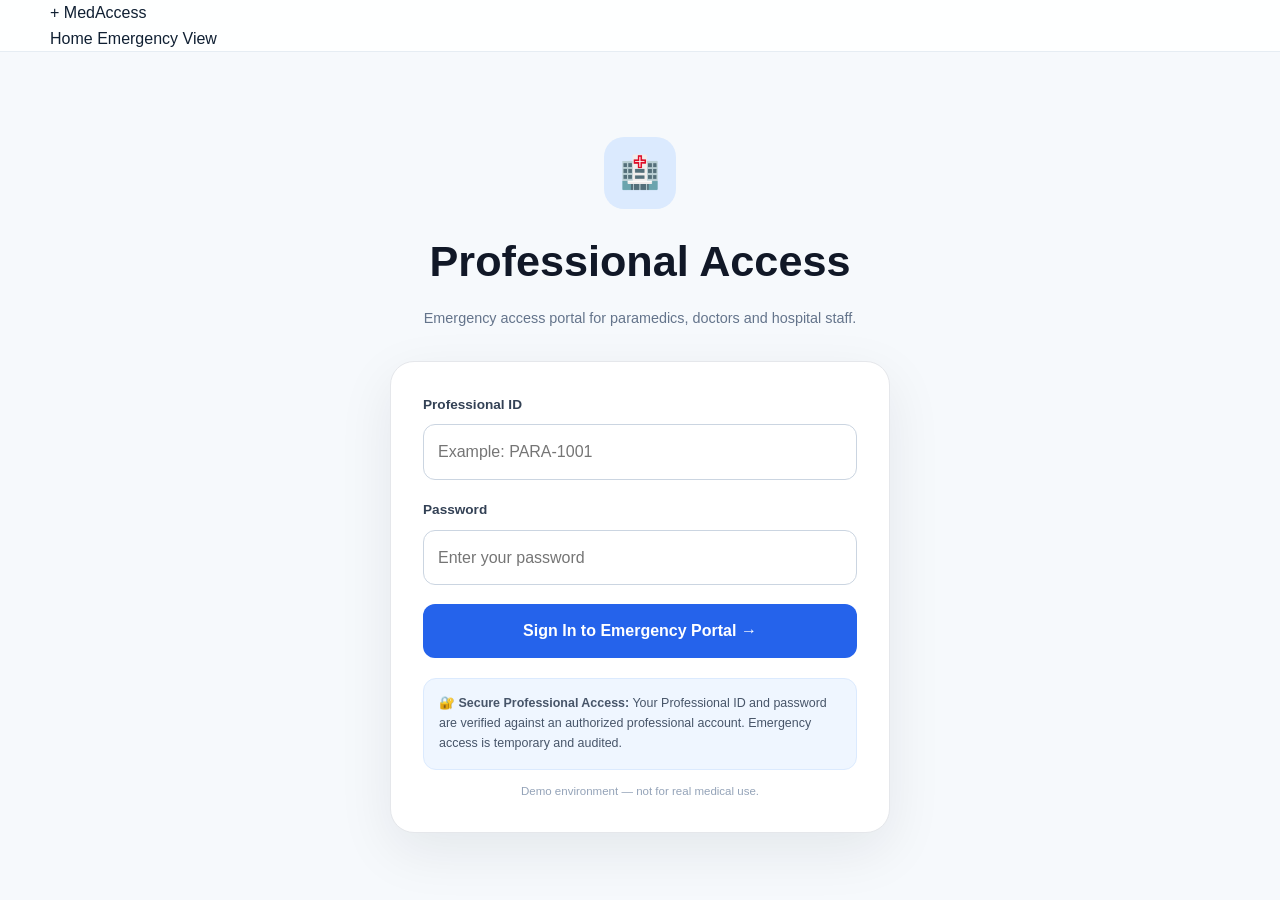
<file: professional-login.html>
<!DOCTYPE html>
<html lang="en">

<head>

    <meta charset="UTF-8">

    <meta
        name="viewport"
        content="width=device-width, initial-scale=1.0">

    <title>Professional Access | MedAccess</title>

    <link
        rel="stylesheet"
        href="css/style.css">

    <style>

        .professional-page {

            min-height:100vh;

            background:#f6f9fc;

            padding-top:90px;

            display:flex;

            align-items:center;

        }


        .professional-container {

            width:min(500px,92%);

            margin:auto;

            padding:45px 0 65px;

        }


        .professional-header {

            text-align:center;

            margin-bottom:30px;

        }


        .professional-icon {

            width:72px;

            height:72px;

            margin:0 auto 18px;

            border-radius:20px;

            display:grid;

            place-items:center;

            background:#dbeafe;

            color:#2563eb;

            font-size:2rem;

            animation:professionalFloat 3s ease-in-out infinite;

        }


        @keyframes professionalFloat {

            50% {

                transform:translateY(-7px);

            }

        }


        .professional-header h1 {

            margin:0 0 10px;

            color:#111827;

            font-size:clamp(
                2rem,
                5vw,
                2.7rem
            );

        }


        .professional-header p {

            margin:auto;

            color:#64748b;

            line-height:1.7;

            font-size:.9rem;

        }


        .professional-card {

            background:white;

            border:1px solid #e5e7eb;

            border-radius:24px;

            padding:32px;

            box-shadow:
                0 18px 55px
                rgba(15,23,42,.08);

        }


        .role-label {

            display:block;

            margin-bottom:9px;

            color:#334155;

            font-size:.85rem;

            font-weight:800;

        }


        .role-select,
        .professional-input {

            width:100%;

            box-sizing:border-box;

            padding:14px;

            border:1px solid #cbd5e1;

            border-radius:12px;

            background:white;

            color:#111827;

            font:inherit;

            outline:none;

            transition:.25s ease;

            margin-bottom:19px;

        }


        .role-select:focus,
        .professional-input:focus {

            border-color:#2563eb;

            box-shadow:
                0 0 0 4px
                rgba(37,99,235,.08);

        }


        .professional-button {

            width:100%;

            border:none;

            padding:14px;

            border-radius:12px;

            background:#2563eb;

            color:white;

            font:inherit;

            font-weight:800;

            cursor:pointer;

            transition:.3s ease;

        }


        .professional-button:hover {

            transform:translateY(-2px);

            box-shadow:
                0 10px 25px
                rgba(37,99,235,.2);

        }


        .professional-button:disabled {

            opacity:.6;

            cursor:not-allowed;

        }


        .security-note {

            margin-top:20px;

            padding:15px;

            border-radius:13px;

            background:#eff6ff;

            border:1px solid #dbeafe;

            color:#475569;

            font-size:.78rem;

            line-height:1.6;

        }


        .demo-note {

            margin-top:12px;

            color:#94a3b8;

            font-size:.72rem;

            text-align:center;

        }

    </style>

</head>


<body>


<header class="site-header">

    <div class="container nav-container">

        <a
            href="index.html"
            class="logo">

            <span class="logo-mark">+</span>

            <span>MedAccess</span>

        </a>


        <nav class="main-nav">

            <a href="index.html">
                Home
            </a>

            <a href="emergency.html">
                Emergency View
            </a>

        </nav>

    </div>

</header>



<main class="professional-page">

    <div class="professional-container">


        <div class="professional-header">

            <div class="professional-icon">
                🏥
            </div>


            <h1>
                Professional Access
            </h1>


            <p>
                Emergency access portal for
                paramedics, doctors and hospital staff.
            </p>

        </div>



        <div class="professional-card">


            <form id="professionalLoginForm">

    <label
        class="role-label"
        for="professionalId">

        Professional ID

    </label>

    <input
        id="professionalId"
        class="professional-input"
        type="text"
        placeholder="Example: PARA-1001"
        autocomplete="username"
        required>


    <label
        class="role-label"
        for="professionalPassword">

        Password

    </label>

    <input
        id="professionalPassword"
        class="professional-input"
        type="password"
        placeholder="Enter your password"
        autocomplete="current-password"
        required>


    <button
        type="submit"
        class="professional-button"
        id="professionalButton">

        Sign In to Emergency Portal →

    </button>

</form>



            <div class="security-note">

    🔐 <strong>Secure Professional Access:</strong>

    Your Professional ID and password are verified
    against an authorized professional account.
    Emergency access is temporary and audited.

</div>


            <div class="demo-note">

                Demo environment — not for real medical use.

            </div>

        </div>

    </div>

</main>



<script>

const loginForm =
    document.getElementById(
        "professionalLoginForm"
    );


const loginButton =
    document.getElementById(
        "professionalButton"
    );


loginForm.addEventListener(
    "submit",
    async function(event) {

        event.preventDefault();


        const professionalId =
            document.getElementById(
                "professionalId"
            ).value.trim().toUpperCase();


        const password =
            document.getElementById(
                "professionalPassword"
            ).value;


        if (
            !professionalId ||
            !password
        ) {

            alert(
                "Please enter your Professional ID and password."
            );

            return;
        }


        loginButton.disabled = true;

        loginButton.textContent =
            "Authenticating...";


        try {

            const response =
                await fetch(
                    "backend/professional-login.php",
                    {
                        method: "POST",

                        headers: {
                            "Content-Type":
                                "application/json"
                        },

                        credentials: "include",

                        body: JSON.stringify({
                            professional_id:
                                professionalId,

                            password:
                                password
                        })
                    }
                );


            const data =
                await response.json();


            if (!data.success) {

                alert(
                    data.message ||
                    "Authentication failed."
                );

                loginButton.disabled = false;

                loginButton.textContent =
                    "Sign In to Emergency Portal →";

                return;
            }


            /*
            |--------------------------------------------------------------------------
            | Store display information
            |--------------------------------------------------------------------------
            |
            | These values are ONLY used by the frontend
            | to display the logged-in professional.
            |
            | Authorization is handled by the PHP session.
            |
            */

            sessionStorage.setItem(
                "professional_role",
                data.professional.role
            );


            sessionStorage.setItem(
                "professional_id",
                data.professional.id
            );


            sessionStorage.setItem(
                "professional_name",
                data.professional.name
            );


            /*
            |--------------------------------------------------------------------------
            | Open professional portal
            |--------------------------------------------------------------------------
            */

            if (data.professional.role === "HOSPITAL_STAFF") {

    window.location.href =
        "hospital-dashboard.html";

} else {

    window.location.href =
        "professional-dashboard.html";

}

        }

        catch (error) {

            console.error(
                "Professional login error:",
                error
            );


            alert(
                "Unable to connect to the authentication server."
            );


            loginButton.disabled = false;

            loginButton.textContent =
                "Sign In to Emergency Portal →";
        }

    }
);

</script>


</body>

</html>
</file>
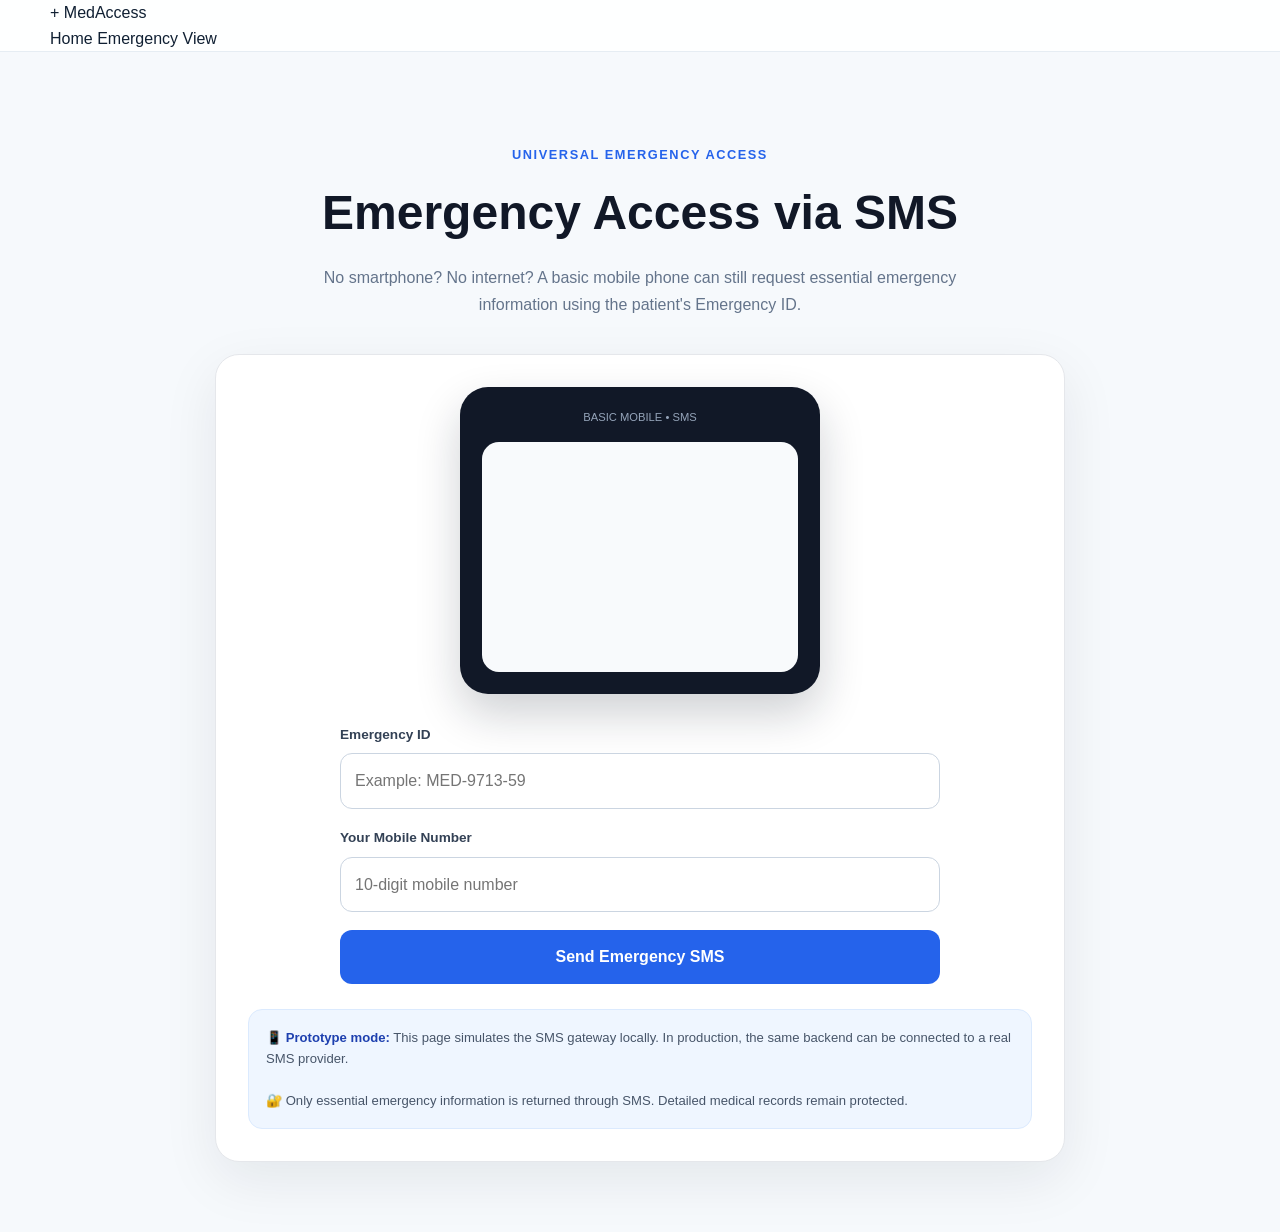
<file: sms-demo.html>
<!DOCTYPE html>
<html lang="en">

<head>

    <meta charset="UTF-8">

    <meta
        name="viewport"
        content="width=device-width, initial-scale=1.0">

    <title>SMS Emergency Access | MedAccess</title>

    <link
        rel="stylesheet"
        href="css/style.css">


    <style>

        .sms-page {

            min-height:100vh;

            background:#f6f9fc;

            padding-top:90px;

        }


        .sms-container {

            width:min(850px,92%);

            margin:auto;

            padding:55px 0 70px;

        }


        .sms-header {

            text-align:center;

            margin-bottom:35px;

        }


        .sms-eyebrow {

            color:#2563eb;

            font-size:.8rem;

            font-weight:800;

            letter-spacing:.12em;

            text-transform:uppercase;

            margin-bottom:10px;

        }


        .sms-header h1 {

            margin:0 0 12px;

            font-size:clamp(2rem,5vw,3rem);

            color:#111827;

        }


        .sms-header p {

            max-width:650px;

            margin:auto;

            color:#64748b;

            line-height:1.7;

        }


        .sms-card {

            background:white;

            border:1px solid #e5e7eb;

            border-radius:24px;

            padding:32px;

            box-shadow:

                0 18px 55px

                rgba(15,23,42,.08);

        }


        .phone-display {

            max-width:360px;

            margin:0 auto 30px;

            padding:22px;

            border-radius:28px;

            background:#111827;

            box-shadow:

                0 20px 45px

                rgba(15,23,42,.2);

        }


        .phone-top {

            color:#94a3b8;

            font-size:.7rem;

            text-align:center;

            margin-bottom:15px;

        }


        .message-screen {

            background:#f8fafc;

            border-radius:17px;

            min-height:230px;

            padding:18px;

        }


        .message-bubble {

            display:none;

            max-width:90%;

            margin-left:auto;

            padding:13px;

            border-radius:

                15px 15px 4px 15px;

            background:#dbeafe;

            color:#1e293b;

            font-size:.82rem;

            line-height:1.6;

            white-space:pre-line;

        }


        .message-bubble.show {

            display:block;

            animation:

                messageAppear .4s ease;

        }


        @keyframes messageAppear {

            from {

                opacity:0;

                transform:translateY(12px);

            }

            to {

                opacity:1;

                transform:translateY(0);

            }

        }


        .sms-form {

            max-width:600px;

            margin:auto;

        }


        .sms-form label {

            display:block;

            margin-bottom:8px;

            color:#334155;

            font-size:.85rem;

            font-weight:800;

        }


        .sms-form input {

            width:100%;

            box-sizing:border-box;

            padding:14px;

            border:

                1px solid #cbd5e1;

            border-radius:12px;

            font:inherit;

            outline:none;

            margin-bottom:18px;

        }


        .sms-form input:focus {

            border-color:#2563eb;

            box-shadow:

                0 0 0 4px

                rgba(37,99,235,.08);

        }


        .sms-button {

            width:100%;

            padding:14px;

            border:none;

            border-radius:12px;

            background:#2563eb;

            color:white;

            font:inherit;

            font-weight:800;

            cursor:pointer;

            transition:.3s ease;

        }


        .sms-button:hover {

            transform:translateY(-2px);

            box-shadow:

                0 10px 25px

                rgba(37,99,235,.2);

        }


        .sms-button:disabled {

            opacity:.6;

            cursor:not-allowed;

        }


        .sms-info {

            margin-top:25px;

            padding:17px;

            border-radius:14px;

            background:#eff6ff;

            border:1px solid #dbeafe;

            color:#475569;

            font-size:.82rem;

            line-height:1.6;

        }


        .sms-info strong {

            color:#1e40af;

        }


        .error-message {

            display:none;

            margin-top:15px;

            padding:13px;

            border-radius:11px;

            background:#fef2f2;

            color:#b91c1c;

            border:1px solid #fecaca;

            font-size:.82rem;

        }


        @media(max-width:600px) {

            .sms-page {

                padding-top:75px;

            }

            .sms-container {

                width:94%;

            }

            .sms-card {

                padding:22px 18px;

            }

        }

    </style>

</head>


<body>


<header class="site-header">

    <div class="container nav-container">

        <a
            href="index.html"
            class="logo">

            <span class="logo-mark">+</span>

            <span>MedAccess</span>

        </a>


        <nav class="main-nav">

            <a href="index.html">
                Home
            </a>

            <a href="emergency.html">
                Emergency View
            </a>

        </nav>

    </div>

</header>



<main class="sms-page">


<div class="sms-container">


    <div class="sms-header">

        <div class="sms-eyebrow">
            Universal Emergency Access
        </div>


        <h1>
            Emergency Access via SMS
        </h1>


        <p>
            No smartphone? No internet?
            A basic mobile phone can still request
            essential emergency information using
            the patient's Emergency ID.
        </p>

    </div>



    <div class="sms-card">


        <!-- PHONE -->

        <div class="phone-display">

            <div class="phone-top">
                BASIC MOBILE • SMS
            </div>


            <div class="message-screen">

                <div
                    class="message-bubble"
                    id="messageBubble">
                </div>

            </div>

        </div>



        <!-- FORM -->

        <form
            class="sms-form"
            id="smsForm">


            <label for="emergencyId">

                Emergency ID

            </label>


            <input
                type="text"
                id="emergencyId"
                placeholder="Example: MED-9713-59"
                required>


            <label for="senderPhone">

                Your Mobile Number

            </label>


            <input
                type="tel"
                id="senderPhone"
                placeholder="10-digit mobile number"
                pattern="[0-9]{10}"
                required>


            <button
                class="sms-button"
                id="smsButton"
                type="submit">

                Send Emergency SMS

            </button>


            <div
                class="error-message"
                id="smsError">
            </div>


        </form>



        <div class="sms-info">

            📱 <strong>Prototype mode:</strong>

            This page simulates the SMS gateway locally.
            In production, the same backend can be connected
            to a real SMS provider.

            <br><br>

            🔐 Only essential emergency information is
            returned through SMS. Detailed medical records
            remain protected.

        </div>


    </div>


</div>

</main>



<script>

const smsForm =
    document.getElementById(
        "smsForm"
    );


const smsButton =
    document.getElementById(
        "smsButton"
    );


const messageBubble =
    document.getElementById(
        "messageBubble"
    );


const smsError =
    document.getElementById(
        "smsError"
    );



smsForm.addEventListener(
    "submit",
    async function(event) {

        event.preventDefault();


        const emergencyId =
            document
                .getElementById(
                    "emergencyId"
                )
                .value
                .trim()
                .toUpperCase();


        const senderPhone =
            document
                .getElementById(
                    "senderPhone"
                )
                .value
                .trim();


        smsError.style.display =
            "none";


        messageBubble.classList.remove(
            "show"
        );


        smsButton.disabled = true;

        smsButton.textContent =
            "Sending SMS...";


        try {

            const response =
                await fetch(
                    "backend/sms-lookup.php",
                    {

                        method:"POST",

                        headers:{
                            "Content-Type":
                                "application/json"
                        },

                        body:
                            JSON.stringify({

                                emergency_id:
                                    emergencyId,

                                sender_phone:
                                    senderPhone

                            })

                    }
                );


            const result =
                await response.json();


            if (!result.success) {

                smsError.textContent =
                    result.message ||
                    "Emergency profile not found.";

                smsError.style.display =
                    "block";

                return;

            }


            /*
            | Display simulated SMS
            */

            messageBubble.textContent =
                result.message;


            messageBubble.classList.add(
                "show"
            );


        } catch(error) {

            console.error(error);


            smsError.textContent =
                "Unable to connect to the emergency server.";


            smsError.style.display =
                "block";


        } finally {

            smsButton.disabled =
                false;

            smsButton.textContent =
                "Send Emergency SMS";

        }

    }

);

</script>


</body>

</html>
</file>
<file: css/style.css>
/* =========================================================
   MEDACCESS — GLOBAL DESIGN SYSTEM
========================================================= */

:root {

    --primary: #0b5cff;
    --primary-dark: #0848c7;
    --teal: #0aa6a6;

    --ink: #102033;
    --ink-soft: #506176;

    --white: #ffffff;
    --surface: #f6f9fc;
    --surface-2: #eef4f9;

    --border: #dce5ee;

    --danger: #e5484d;
    --danger-soft: #fff1f1;

    --success: #16a36a;
    --success-soft: #eafaf3;

    --shadow-sm:
        0 8px 25px rgba(16, 32, 51, 0.06);

    --shadow-md:
        0 20px 55px rgba(16, 32, 51, 0.10);

    --shadow-lg:
        0 35px 90px rgba(16, 32, 51, 0.15);

    --radius-sm: 10px;
    --radius-md: 18px;
    --radius-lg: 28px;

    --container: 1180px;

    --transition:
        0.3s cubic-bezier(.2,.8,.2,1);
}


/* =========================================================
   RESET
========================================================= */

* {
    margin: 0;
    padding: 0;
    box-sizing: border-box;
}

html {
    scroll-behavior: smooth;
}

body {

    font-family: "Inter", sans-serif;

    color: var(--ink);

    background: var(--white);

    line-height: 1.6;

    overflow-x: hidden;

    -webkit-font-smoothing: antialiased;
}

a {
    text-decoration: none;
    color: inherit;
}

button,
input {
    font: inherit;
}

button {
    border: 0;
    cursor: pointer;
}

.container {

    width: min(
        calc(100% - 48px),
        var(--container)
    );

    margin-inline: auto;
}


/* =========================================================
   LOADER
========================================================= */

.page-loader {

    position: fixed;

    inset: 0;

    z-index: 9999;

    background: #ffffff;

    display: flex;

    flex-direction: column;

    align-items: center;

    justify-content: center;

    gap: 18px;

    transition:
        opacity .5s ease,
        visibility .5s ease;
}

.page-loader.hidden {

    opacity: 0;

    visibility: hidden;
}

.loader-ring {

    width: 42px;

    height: 42px;

    border: 3px solid #e6edf5;

    border-top-color: var(--primary);

    border-radius: 50%;

    animation:
        spin .8s linear infinite;
}

.page-loader span {

    color: var(--ink-soft);

    font-size: 13px;

    font-weight: 600;
}


/* =========================================================
   HEADER
========================================================= */

.site-header {

    position: fixed;

    top: 0;
    left: 0;
    right: 0;

    z-index: 1000;

    background:
        rgba(255,255,255,.88);

    backdrop-filter:
        blur(18px);

    -webkit-backdrop-filter:
        blur(18px);

    border-bottom:
        1px solid rgba(220,229,238,.7);

    transition: var(--transition);
}

.site-header.scrolled {

    box-shadow:
        0 8px 30px rgba(16,32,51,.07);
}

.nav-wrapper {

    height: 78px;

    display: flex;

    align-items: center;

    justify-content: space-between;
}


/* BRAND */

.brand {

    display: inline-flex;

    align-items: center;

    gap: 11px;
}

.brand-icon {

    width: 38px;
    height: 38px;

    border-radius: 11px;

    background:
        linear-gradient(
            135deg,
            #0b5cff,
            #08a9a2
        );

    position: relative;

    display: flex;

    align-items: center;

    justify-content: center;

    box-shadow:
        0 7px 18px rgba(11,92,255,.22);

    transform: rotate(-4deg);

    transition: var(--transition);
}

.brand:hover .brand-icon {

    transform:
        rotate(0deg)
        scale(1.05);
}

.brand-icon::before,
.brand-icon::after {

    content: "";

    position: absolute;

    background: white;

    border-radius: 2px;
}

.brand-icon::before {

    width: 18px;
    height: 5px;
}

.brand-icon::after {

    width: 5px;
    height: 18px;
}

.brand-text {

    display: flex;

    flex-direction: column;

    line-height: 1.1;
}

.brand-text strong {

    font-family: "Manrope", sans-serif;

    font-size: 17px;

    font-weight: 800;

    letter-spacing: -.4px;
}

.brand-text small {

    color: #728195;

    font-size: 8px;

    font-weight: 700;

    text-transform: uppercase;

    letter-spacing: .8px;

    margin-top: 4px;
}


/* NAV */

.desktop-nav {

    display: flex;

    align-items: center;

    gap: 28px;
}

.desktop-nav > a:not(.nav-emergency) {

    font-size: 13px;

    font-weight: 600;

    color: #56677a;

    transition: var(--transition);

    position: relative;
}

.desktop-nav > a:not(.nav-emergency)::after {

    content: "";

    position: absolute;

    left: 0;
    right: 0;
    bottom: -7px;

    height: 2px;

    background: var(--primary);

    transform:
        scaleX(0);

    transform-origin: right;

    transition: var(--transition);
}

.desktop-nav > a:not(.nav-emergency):hover {

    color: var(--primary);
}

.desktop-nav > a:not(.nav-emergency):hover::after {

    transform:
        scaleX(1);

    transform-origin: left;
}

.nav-emergency {

    display: inline-flex;

    align-items: center;

    gap: 8px;

    background: var(--ink);

    color: white;

    padding: 11px 17px;

    border-radius: 10px;

    font-size: 12px;

    font-weight: 700;

    transition: var(--transition);
}

.nav-emergency span {

    transition: var(--transition);
}

.nav-emergency:hover {

    background: var(--primary);

    transform: translateY(-2px);

    box-shadow:
        0 10px 25px rgba(11,92,255,.2);
}

.nav-emergency:hover span {

    transform: translate(2px,-2px);
}


/* MOBILE MENU */

.mobile-menu-btn {

    display: none;

    width: 42px;
    height: 42px;

    background: var(--surface);

    border: 1px solid var(--border);

    border-radius: 10px;

    flex-direction: column;

    align-items: center;

    justify-content: center;

    gap: 4px;
}

.mobile-menu-btn span {

    width: 17px;
    height: 2px;

    background: var(--ink);

    border-radius: 2px;

    transition: var(--transition);
}

.mobile-nav {

    display: none;
}


/* =========================================================
   HERO
========================================================= */

.hero {

    min-height: 760px;

    padding-top: 150px;
    padding-bottom: 110px;

    position: relative;

    overflow: hidden;

    background:

        radial-gradient(
            circle at 78% 32%,
            rgba(11,92,255,.09),
            transparent 29%
        ),

        radial-gradient(
            circle at 8% 65%,
            rgba(10,166,166,.07),
            transparent 28%
        ),

        linear-gradient(
            180deg,
            #fafdff 0%,
            #ffffff 100%
        );
}

.hero::before {

    content: "";

    position: absolute;

    inset: 0;

    background-image:
        linear-gradient(
            rgba(16,32,51,.035) 1px,
            transparent 1px
        ),
        linear-gradient(
            90deg,
            rgba(16,32,51,.035) 1px,
            transparent 1px
        );

    background-size: 54px 54px;

    mask-image:
        linear-gradient(
            to bottom,
            black,
            transparent 80%
        );

    pointer-events: none;
}

.hero-grid {

    display: grid;

    grid-template-columns:
        1.02fr .98fr;

    gap: 60px;

    align-items: center;

    position: relative;

    z-index: 2;
}


/* HERO TEXT */

.status-pill {

    display: inline-flex;

    align-items: center;

    gap: 9px;

    padding: 7px 11px;

    border-radius: 100px;

    background: #edf6ff;

    border: 1px solid #dcecff;

    color: #2764a8;

    font-size: 11px;

    font-weight: 700;

    margin-bottom: 24px;
}

.pulse-dot {

    width: 7px;
    height: 7px;

    background: var(--success);

    border-radius: 50%;

    position: relative;
}

.pulse-dot::after {

    content: "";

    position: absolute;

    inset: -4px;

    border: 1px solid var(--success);

    border-radius: 50%;

    animation:
        pulse 2s infinite;
}

.hero h1 {

    font-family: "Manrope", sans-serif;

    font-size:
        clamp(44px, 5vw, 70px);

    line-height: 1.03;

    letter-spacing: -3.5px;

    max-width: 730px;

    font-weight: 800;
}

.hero h1 span {

    display: block;

    color: var(--primary);

    background:
        linear-gradient(
            90deg,
            var(--primary),
            var(--teal)
        );

    -webkit-background-clip: text;

    background-clip: text;

    -webkit-text-fill-color: transparent;
}

.hero-description {

    max-width: 590px;

    color: var(--ink-soft);

    font-size: 17px;

    line-height: 1.8;

    margin-top: 26px;
}


/* HERO BUTTONS */

.hero-actions {

    display: flex;

    flex-wrap: wrap;

    gap: 12px;

    margin-top: 34px;
}

.btn {

    display: inline-flex;

    align-items: center;

    justify-content: center;

    gap: 10px;

    min-height: 50px;

    padding: 0 20px;

    border-radius: 11px;

    font-size: 13px;

    font-weight: 700;

    transition:
        transform var(--transition),
        box-shadow var(--transition),
        background var(--transition);
}

.btn-primary {

    color: white;

    background:
        linear-gradient(
            135deg,
            var(--primary),
            #0874e9
        );

    box-shadow:
        0 12px 28px rgba(11,92,255,.22);
}

.btn-primary:hover {

    transform: translateY(-3px);

    box-shadow:
        0 18px 35px rgba(11,92,255,.28);
}

.btn-arrow {

    transition: var(--transition);
}

.btn-primary:hover .btn-arrow {

    transform: translateX(4px);
}

.btn-secondary {

    color: var(--ink);

    background: white;

    border: 1px solid var(--border);
}

.btn-secondary:hover {

    transform: translateY(-3px);

    border-color: #bdcad8;

    box-shadow: var(--shadow-sm);
}


/* TRUST */

.hero-trust {

    display: flex;

    flex-wrap: wrap;

    gap: 20px;

    margin-top: 25px;
}

.trust-item {

    display: inline-flex;

    align-items: center;

    gap: 7px;

    font-size: 11px;

    font-weight: 600;

    color: #6c7b8e;
}

.trust-icon {

    display: inline-flex;

    align-items: center;

    justify-content: center;

    width: 17px;
    height: 17px;

    border-radius: 50%;

    background: var(--success-soft);

    color: var(--success);

    font-size: 10px;

    font-weight: 800;
}


/* =========================================================
   HERO VISUAL
========================================================= */

.hero-visual {

    min-height: 520px;

    position: relative;

    display: flex;

    align-items: center;

    justify-content: center;
}

.visual-orbit {

    position: absolute;

    border: 1px solid rgba(11,92,255,.1);

    border-radius: 50%;

    pointer-events: none;
}

.orbit-one {

    width: 480px;
    height: 480px;

    animation:
        orbitPulse 5s ease-in-out infinite;
}

.orbit-two {

    width: 390px;
    height: 390px;

    border-color:
        rgba(10,166,166,.11);

    animation:
        orbitPulse 5s ease-in-out 1s infinite;
}


/* MAIN CARD */

.emergency-card {

    width: min(390px, 82vw);

    padding: 25px;

    border-radius: 25px;

    background:
        rgba(255,255,255,.92);

    border: 1px solid
        rgba(255,255,255,.95);

    box-shadow:
        var(--shadow-lg);

    backdrop-filter:
        blur(20px);

    -webkit-backdrop-filter:
        blur(20px);

    position: relative;

    z-index: 3;

    animation:
        cardFloat 6s ease-in-out infinite;
}

.card-top {

    display: flex;

    align-items: flex-start;

    justify-content: space-between;

    gap: 20px;

    padding-bottom: 20px;

    border-bottom: 1px solid var(--border);
}

.card-label {

    display: block;

    color: #7b8999;

    font-size: 9px;

    font-weight: 800;

    letter-spacing: 1.1px;

    margin-bottom: 5px;
}

.card-top h3 {

    font-family: "Manrope", sans-serif;

    font-size: 17px;

    letter-spacing: -.4px;
}

.verified-badge {

    display: inline-flex;

    align-items: center;

    gap: 5px;

    padding: 6px 8px;

    border-radius: 7px;

    color: var(--success);

    background: var(--success-soft);

    font-size: 9px;

    font-weight: 800;
}

.verified-badge span {

    width: 14px;
    height: 14px;

    display: grid;

    place-items: center;

    background: var(--success);

    color: white;

    border-radius: 50%;

    font-size: 8px;
}


/* PATIENT */

.patient-preview {

    display: flex;

    align-items: center;

    gap: 12px;

    padding: 20px 0;
}

.patient-avatar {

    width: 44px;
    height: 44px;

    display: grid;

    place-items: center;

    border-radius: 13px;

    background:
        linear-gradient(
            135deg,
            #dfeaff,
            #e7f8f7
        );

    color: var(--primary);

    font-size: 13px;

    font-weight: 800;
}

.patient-preview > div:last-child {

    display: flex;

    flex-direction: column;
}

.patient-preview strong {

    font-size: 14px;
}

.patient-preview span {

    font-size: 10px;

    color: #7b8999;

    margin-top: 3px;
}


/* ALERT */

.critical-alert {

    display: flex;

    align-items: center;

    gap: 12px;

    padding: 13px;

    border-radius: 12px;

    background: var(--danger-soft);

    border: 1px solid #ffd9d9;
}

.alert-icon {

    width: 31px;
    height: 31px;

    display: grid;

    place-items: center;

    border-radius: 9px;

    background: var(--danger);

    color: white;

    font-size: 14px;

    font-weight: 800;
}

.critical-alert div:last-child {

    display: flex;

    flex-direction: column;
}

.critical-alert small {

    color: #a04b4f;

    font-size: 8px;

    font-weight: 800;

    letter-spacing: .8px;
}

.critical-alert strong {

    color: #b72f35;

    font-size: 13px;
}


/* MEDICAL GRID */

.medical-grid {

    display: grid;

    grid-template-columns: 1fr 1fr;

    gap: 10px;

    margin-top: 10px;
}

.medical-item {

    padding: 13px;

    background: var(--surface);

    border: 1px solid var(--border);

    border-radius: 11px;

    display: flex;

    flex-direction: column;
}

.medical-item span {

    color: #8290a0;

    font-size: 9px;

    font-weight: 600;
}

.medical-item strong {

    font-size: 14px;

    margin-top: 2px;
}


/* CONTACT */

.card-contact {

    display: flex;

    align-items: center;

    gap: 10px;

    padding: 15px 0;

    border-bottom: 1px solid var(--border);
}

.contact-icon {

    width: 32px;
    height: 32px;

    display: grid;

    place-items: center;

    background: #eef4ff;

    color: var(--primary);

    border-radius: 9px;

    font-size: 13px;
}

.card-contact div {

    display: flex;

    flex-direction: column;

    flex: 1;
}

.card-contact span {

    color: #8996a5;

    font-size: 9px;
}

.card-contact strong {

    font-size: 11px;
}

.contact-arrow {

    color: var(--primary);

    font-size: 18px !important;
}


/* ACCESS STATUS */

.access-status {

    display: flex;

    align-items: center;

    gap: 7px;

    padding-top: 15px;

    color: var(--success);

    font-size: 10px;

    font-weight: 700;
}

.live-dot {

    width: 7px;
    height: 7px;

    border-radius: 50%;

    background: var(--success);

    box-shadow:
        0 0 0 4px rgba(22,163,106,.1);

    animation:
        livePulse 2s infinite;
}


/* FLOATING CARDS */

.floating-card {

    position: absolute;

    z-index: 4;

    display: flex;

    align-items: center;

    gap: 9px;

    padding: 11px 13px;

    border-radius: 12px;

    background: rgba(255,255,255,.95);

    border: 1px solid var(--border);

    box-shadow: var(--shadow-md);

    animation:
        floating 5s ease-in-out infinite;
}

.floating-card-one {

    top: 65px;
    left: -5px;
}

.floating-card-two {

    right: -8px;
    bottom: 70px;

    animation-delay: 1.5s;
}

.floating-icon {

    width: 30px;
    height: 30px;

    display: grid;

    place-items: center;

    border-radius: 9px;

    background: #edf4ff;

    color: var(--primary);

    font-size: 13px;
}

.floating-icon.shield {

    background: var(--success-soft);

    color: var(--success);
}

.floating-card div:last-child {

    display: flex;

    flex-direction: column;
}

.floating-card strong {

    font-size: 10px;
}

.floating-card span {

    font-size: 8px;

    color: #8491a0;
}


/* SCROLL */

.hero-scroll {

    position: absolute;

    bottom: 27px;
    left: 50%;

    transform: translateX(-50%);

    display: flex;

    flex-direction: column;

    align-items: center;

    gap: 8px;

    color: #93a0ae;

    font-size: 9px;

    font-weight: 700;

    text-transform: uppercase;

    letter-spacing: 1px;

    z-index: 3;
}

.scroll-line {

    width: 1px;

    height: 30px;

    background: #d7e0e8;

    position: relative;

    overflow: hidden;
}

.scroll-line span {

    position: absolute;

    top: -10px;

    left: 0;

    width: 1px;
    height: 10px;

    background: var(--primary);

    animation:
        scrollDrop 1.8s infinite;
}


/* =========================================================
   TRUST STRIP
========================================================= */

.trust-strip {

    background: var(--ink);

    color: white;

    padding: 19px 0;
}

.trust-strip-inner {

    display: flex;

    align-items: center;

    justify-content: space-between;

    gap: 30px;
}

.trust-strip-inner > span {

    color: #9eacba;

    font-size: 10px;

    font-weight: 700;

    text-transform: uppercase;

    letter-spacing: 1px;
}

.trust-points {

    display: flex;

    gap: 30px;
}

.trust-points div {

    color: #c9d2dc;

    font-size: 9px;

    font-weight: 600;
}

.trust-points strong {

    color: #5aa4ff;

    margin-right: 6px;
}


/* =========================================================
   GENERIC SECTIONS
========================================================= */

.section {

    padding: 120px 0;
}

.section-heading {

    max-width: 700px;

    margin-bottom: 60px;
}

.section-heading.centered {

    text-align: center;

    margin-inline: auto;
}

.eyebrow {

    display: inline-block;

    color: var(--primary);

    font-size: 9px;

    font-weight: 800;

    letter-spacing: 1.5px;

    margin-bottom: 15px;
}

.section-heading h2 {

    font-family: "Manrope", sans-serif;

    font-size:
        clamp(34px, 4vw, 52px);

    line-height: 1.08;

    letter-spacing: -2px;

    font-weight: 800;
}

.section-heading h2 span {

    color: #6b7b8c;
}

.section-heading p {

    color: var(--ink-soft);

    margin-top: 18px;

    font-size: 15px;

    max-width: 650px;
}


/* =========================================================
   PROBLEM
========================================================= */

.problem-section {

    background: var(--surface);
}

.problem-grid {

    display: grid;

    grid-template-columns:
        repeat(3, 1fr);

    gap: 18px;
}

.problem-card {

    position: relative;

    padding: 30px;

    background: white;

    border: 1px solid var(--border);

    border-radius: var(--radius-md);

    overflow: hidden;

    transition: var(--transition);
}

.problem-card:hover {

    transform: translateY(-7px);

    box-shadow: var(--shadow-md);

    border-color: #cbd8e5;
}

.problem-number {

    position: absolute;

    top: 22px;
    right: 25px;

    color: #dce4ec;

    font-family: "Manrope", sans-serif;

    font-size: 30px;

    font-weight: 800;
}

.problem-icon {

    width: 47px;
    height: 47px;

    display: grid;

    place-items: center;

    border-radius: 14px;

    background: #edf4ff;

    color: var(--primary);

    font-weight: 800;

    margin-bottom: 25px;
}

.problem-icon.warning {

    color: #c27a00;

    background: #fff6df;
}

.problem-icon.contact {

    color: var(--teal);

    background: #e9f9f8;
}

.problem-card h3 {

    font-family: "Manrope", sans-serif;

    font-size: 18px;

    margin-bottom: 10px;
}

.problem-card p {

    color: var(--ink-soft);

    font-size: 13px;

    line-height: 1.7;
}


/* =========================================================
   WORKFLOW
========================================================= */

.workflow {

    display: grid;

    grid-template-columns:
        repeat(4, 1fr);

    gap: 25px;

    position: relative;
}

.workflow-line {

    position: absolute;

    top: 34px;

    left: 12%;

    right: 12%;

    height: 1px;

    background:
        linear-gradient(
            90deg,
            var(--primary),
            #9cc7ff,
            var(--teal)
        );

    opacity: .25;
}

.workflow-step {

    text-align: center;

    position: relative;

    z-index: 2;
}

.step-number {

    width: 68px;
    height: 68px;

    margin: 0 auto 20px;

    display: grid;

    place-items: center;

    border-radius: 50%;

    background: white;

    border: 1px solid #cfe0ef;

    color: var(--primary);

    font-size: 12px;

    font-weight: 800;

    box-shadow: 0 6px 20px rgba(16,32,51,.07);

    transition: var(--transition);
}

.workflow-step:hover .step-number {

    background: var(--primary);

    color: white;

    transform: scale(1.08);

    box-shadow:
        0 12px 30px rgba(11,92,255,.2);
}

.step-icon {

    font-size: 23px;

    margin-bottom: 10px;
}

.workflow-step h3 {

    font-family: "Manrope", sans-serif;

    font-size: 16px;

    margin-bottom: 8px;
}

.workflow-step p {

    color: var(--ink-soft);

    font-size: 12px;

    line-height: 1.7;

    max-width: 210px;

    margin-inline: auto;
}


/* =========================================================
   ACCESS
========================================================= */

.access-section {

    background: var(--surface);
}

.access-grid {

    display: grid;

    grid-template-columns:
        repeat(3, 1fr);

    gap: 15px;
}

.access-card {

    background: white;

    border: 1px solid var(--border);

    border-radius: var(--radius-md);

    padding: 27px;

    transition: var(--transition);

    position: relative;

    overflow: hidden;
}

.access-card::after {

    content: "";

    position: absolute;

    width: 100px;
    height: 100px;

    border-radius: 50%;

    background: rgba(11,92,255,.05);

    right: -50px;
    bottom: -50px;

    transition: var(--transition);
}

.access-card:hover {

    transform: translateY(-6px);

    box-shadow: var(--shadow-md);
}

.access-card:hover::after {

    transform: scale(2);
}

.access-card.featured {

    border-color: #bcd5ff;

    box-shadow:
        0 12px 35px rgba(11,92,255,.07);
}

.access-card-icon {

    width: 47px;
    height: 47px;

    display: grid;

    place-items: center;

    border-radius: 13px;

    background: #edf4ff;

    color: var(--primary);

    font-size: 11px;

    font-weight: 800;

    margin-bottom: 20px;
}

.access-tag {

    position: absolute;

    top: 25px;
    right: 25px;

    color: var(--success);

    background: var(--success-soft);

    padding: 4px 7px;

    border-radius: 5px;

    font-size: 7px;

    font-weight: 800;

    letter-spacing: .8px;
}

.access-card h3 {

    font-family: "Manrope", sans-serif;

    font-size: 17px;

    margin-bottom: 8px;
}

.access-card p {

    color: var(--ink-soft);

    font-size: 12px;

    line-height: 1.7;
}

.access-flow {

    margin-top: 20px;

    color: var(--primary);

    font-size: 10px;

    font-weight: 800;

    position: relative;

    z-index: 2;
}


/* =========================================================
   PRIVACY
========================================================= */

.privacy-grid {

    display: grid;

    grid-template-columns:
        1fr 1fr;

    gap: 90px;

    align-items: center;
}

.privacy-content > p {

    color: var(--ink-soft);

    font-size: 15px;

    line-height: 1.8;

    max-width: 570px;
}

.privacy-features {

    margin-top: 32px;

    display: grid;

    gap: 20px;
}

.privacy-feature {

    display: flex;

    align-items: flex-start;

    gap: 13px;
}

.feature-check {

    width: 27px;
    height: 27px;

    flex-shrink: 0;

    display: grid;

    place-items: center;

    border-radius: 8px;

    background: var(--success-soft);

    color: var(--success);

    font-size: 11px;

    font-weight: 800;
}

.privacy-feature div:last-child {

    display: flex;

    flex-direction: column;
}

.privacy-feature strong {

    font-size: 13px;
}

.privacy-feature span {

    color: var(--ink-soft);

    font-size: 11px;

    margin-top: 3px;
}


/* ACCESS PANEL */

.privacy-visual {

    display: flex;

    justify-content: center;
}

.access-panel {

    width: min(400px,100%);

    padding: 25px;

    background: var(--ink);

    color: white;

    border-radius: 23px;

    box-shadow:
        0 30px 70px rgba(16,32,51,.22);

    transform:
        rotate(1deg);

    transition: var(--transition);
}

.access-panel:hover {

    transform:
        rotate(0)
        translateY(-5px);
}

.panel-header {

    display: flex;

    justify-content: space-between;

    gap: 15px;

    padding-bottom: 20px;

    border-bottom:
        1px solid rgba(255,255,255,.1);

    margin-bottom: 15px;
}

.panel-header > div:first-child {

    display: flex;

    flex-direction: column;
}

.panel-header span {

    color: #8494a7;

    font-size: 8px;

    font-weight: 800;

    letter-spacing: 1px;
}

.panel-header strong {

    font-size: 14px;

    margin-top: 4px;
}

.panel-status {

    height: fit-content;

    padding: 5px 8px;

    background: rgba(22,163,106,.15);

    color: #50d99b;

    border-radius: 6px;

    font-size: 8px;

    font-weight: 700;
}

.permission {

    display: flex;

    align-items: center;

    gap: 10px;

    padding: 10px 0;

    border-bottom:
        1px solid rgba(255,255,255,.07);

    font-size: 11px;
}

.permission span {

    width: 20px;
    height: 20px;

    display: grid;

    place-items: center;

    border-radius: 6px;

    font-size: 10px;

    font-weight: 800;
}

.permission.allowed span {

    background: rgba(22,163,106,.16);

    color: #50d99b;
}

.permission.restricted {

    color: #798797;
}

.permission.restricted span {

    background: rgba(229,72,77,.12);

    color: #e86b70;
}

.access-timer {

    margin-top: 20px;

    padding: 13px;

    background:
        rgba(255,255,255,.05);

    border-radius: 10px;
}

.timer-top {

    display: flex;

    justify-content: space-between;

    color: #9aa8b7;

    font-size: 9px;
}

.timer-top strong {

    color: white;

    font-size: 12px;
}

.timer-bar {

    height: 3px;

    background: rgba(255,255,255,.1);

    border-radius: 10px;

    overflow: hidden;

    margin-top: 9px;
}

.timer-bar span {

    display: block;

    width: 74%;

    height: 100%;

    background:
        linear-gradient(
            90deg,
            var(--primary),
            var(--teal)
        );

    animation:
        timerShrink 14s linear infinite;
}


/* =========================================================
   EMERGENCY CTA
========================================================= */

.emergency-cta {

    position: relative;

    overflow: hidden;

    background:
        linear-gradient(
            135deg,
            #102033,
            #172f49
        );

    color: white;

    padding: 105px 0;

    text-align: center;
}

.cta-grid {

    position: absolute;

    inset: 0;

    background-image:
        linear-gradient(
            rgba(255,255,255,.035) 1px,
            transparent 1px
        ),
        linear-gradient(
            90deg,
            rgba(255,255,255,.035) 1px,
            transparent 1px
        );

    background-size: 50px 50px;

    mask-image:
        linear-gradient(
            to bottom,
            black,
            transparent
        );
}

.cta-content {

    position: relative;

    z-index: 2;
}

.cta-icon {

    width: 54px;
    height: 54px;

    display: grid;

    place-items: center;

    margin: 0 auto 20px;

    border-radius: 15px;

    background:
        rgba(255,255,255,.1);

    border:
        1px solid rgba(255,255,255,.13);

    color: #ff8589;

    font-size: 20px;

    font-weight: 800;

    animation:
        ctaPulse 2.5s infinite;
}

.emergency-cta .eyebrow {

    color: #68b5ff;
}

.emergency-cta h2 {

    font-family: "Manrope", sans-serif;

    font-size:
        clamp(34px,4vw,50px);

    letter-spacing: -2px;

    line-height: 1.1;
}

.emergency-cta p {

    max-width: 560px;

    margin: 16px auto 30px;

    color: #aab8c7;

    font-size: 14px;
}

.emergency-search {

    display: flex;

    width: min(600px,100%);

    margin-inline: auto;

    padding: 6px;

    border-radius: 13px;

    background: white;

    box-shadow:
        0 20px 50px rgba(0,0,0,.2);
}

.input-wrapper {

    flex: 1;

    display: flex;

    align-items: center;
}

.input-prefix {

    padding-left: 15px;

    color: #8b98a6;

    font-size: 11px;

    font-weight: 800;
}

.input-wrapper input {

    width: 100%;

    border: 0;

    outline: 0;

    padding: 13px 10px;

    color: var(--ink);

    font-size: 13px;
}

.btn-light {

    color: var(--ink);

    background: white;

    border: 1px solid #dce4ec;

    min-height: 44px;
}

.btn-light:hover {

    background: #f2f7fb;

    transform: translateY(-1px);
}

.cta-help {

    margin-top: 15px;

    display: flex;

    align-items: center;

    justify-content: center;

    gap: 8px;

    color: #7f8f9f;

    font-size: 10px;
}

.cta-help button {

    color: #6ab6ff;

    background: none;

    font-weight: 700;

    font-size: 10px;
}


/* =========================================================
   PATIENT CTA
========================================================= */

.patient-section {

    padding: 80px 0;
}

.patient-banner {

    display: flex;

    align-items: center;

    justify-content: space-between;

    gap: 40px;

    padding: 45px;

    background:
        linear-gradient(
            135deg,
            #eef5ff,
            #effaf9
        );

    border: 1px solid #dce9f4;

    border-radius: 25px;
}

.patient-banner h2 {

    font-family: "Manrope", sans-serif;

    font-size:
        clamp(25px,3vw,36px);

    letter-spacing: -1.5px;

    line-height: 1.15;

    max-width: 650px;
}

.patient-banner p {

    color: var(--ink-soft);

    font-size: 13px;

    margin-top: 10px;
}


/* =========================================================
   FOOTER
========================================================= */

.site-footer {

    padding: 65px 0 25px;

    background: #f5f8fb;

    border-top: 1px solid var(--border);
}

.footer-grid {

    display: grid;

    grid-template-columns:
        2fr 1fr 1fr 1fr;

    gap: 50px;
}

.footer-brand p {

    max-width: 330px;

    color: #718092;

    font-size: 11px;

    line-height: 1.7;

    margin-top: 18px;
}

.footer-column {

    display: flex;

    flex-direction: column;

    gap: 10px;
}

.footer-column h4 {

    font-size: 11px;

    margin-bottom: 5px;
}

.footer-column a {

    color: #748294;

    font-size: 10px;

    transition: var(--transition);
}

.footer-column a:hover {

    color: var(--primary);

    transform: translateX(3px);
}

.footer-bottom {

    margin-top: 55px;

    padding-top: 20px;

    border-top: 1px solid var(--border);

    display: flex;

    justify-content: space-between;

    gap: 20px;

    color: #93a0ae;

    font-size: 8px;
}


/* =========================================================
   REVEAL ANIMATION
========================================================= */

.reveal {

    opacity: 0;

    transform:
        translateY(25px);

    transition:
        opacity .75s ease,
        transform .75s cubic-bezier(.2,.8,.2,1);
}

.reveal.visible {

    opacity: 1;

    transform:
        translateY(0);
}

.reveal-delay {
    transition-delay: .12s;
}

.reveal-delay-2 {
    transition-delay: .22s;
}

.reveal-delay-3 {
    transition-delay: .32s;
}


/* =========================================================
   ANIMATIONS
========================================================= */

@keyframes spin {

    to {
        transform: rotate(360deg);
    }
}

@keyframes pulse {

    0%,100% {
        transform: scale(.8);
        opacity: .8;
    }

    50% {
        transform: scale(1.35);
        opacity: 0;
    }
}

@keyframes livePulse {

    0%,100% {
        box-shadow:
            0 0 0 4px rgba(22,163,106,.1);
    }

    50% {
        box-shadow:
            0 0 0 8px rgba(22,163,106,0);
    }
}

@keyframes cardFloat {

    0%,100% {
        transform: translateY(0) rotate(.5deg);
    }

    50% {
        transform: translateY(-10px) rotate(-.5deg);
    }
}

@keyframes floating {

    0%,100% {
        transform: translateY(0);
    }

    50% {
        transform: translateY(-9px);
    }
}

@keyframes orbitPulse {

    0%,100% {
        transform: scale(1);
        opacity: .7;
    }

    50% {
        transform: scale(1.04);
        opacity: 1;
    }
}

@keyframes scrollDrop {

    0% {
        transform: translateY(-10px);
    }

    70%,100% {
        transform: translateY(40px);
    }
}

@keyframes timerShrink {

    0% {
        width: 74%;
    }

    100% {
        width: 15%;
    }
}

@keyframes ctaPulse {

    0%,100% {
        box-shadow:
            0 0 0 0 rgba(255,255,255,.05);
    }

    50% {
        box-shadow:
            0 0 0 12px rgba(255,255,255,0);
    }
}


/* =========================================================
   RESPONSIVE
========================================================= */

@media (max-width: 1000px) {

    .desktop-nav {
        gap: 17px;
    }

    .hero-grid {

        grid-template-columns: 1fr;

        text-align: center;

        gap: 30px;
    }

    .hero-content {

        display: flex;

        flex-direction: column;

        align-items: center;
    }

    .hero-description {
        margin-inline: auto;
    }

    .hero-visual {
        min-height: 490px;
    }

    .problem-grid,
    .access-grid {
        grid-template-columns:
            repeat(2, 1fr);
    }

    .workflow {
        grid-template-columns:
            repeat(2, 1fr);

        row-gap: 55px;
    }

    .workflow-line {
        display: none;
    }

    .privacy-grid {
        gap: 45px;
    }

    .footer-grid {
        grid-template-columns:
            1.5fr 1fr 1fr 1fr;
    }
}


@media (max-width: 760px) {

    .container {
        width: min(
            calc(100% - 32px),
            var(--container)
        );
    }

    .nav-wrapper {
        height: 68px;
    }

    .desktop-nav {
        display: none;
    }

    .mobile-menu-btn {
        display: flex;
    }

    .mobile-nav {

        position: absolute;

        left: 16px;
        right: 16px;

        top: 73px;

        padding: 15px;

        display: flex;

        flex-direction: column;

        gap: 5px;

        background: white;

        border: 1px solid var(--border);

        border-radius: 15px;

        box-shadow: var(--shadow-md);

        opacity: 0;

        visibility: hidden;

        transform:
            translateY(-10px);

        transition: var(--transition);
    }

    .mobile-nav.open {

        opacity: 1;

        visibility: visible;

        transform:
            translateY(0);
    }

    .mobile-nav a {

        padding: 12px;

        border-radius: 8px;

        color: var(--ink-soft);

        font-size: 12px;

        font-weight: 600;
    }

    .mobile-nav a:hover {
        background: var(--surface);
    }

    .mobile-emergency {

        background: var(--ink);

        color: white !important;

        text-align: center;

        margin-top: 5px;
    }

    .hero {

        padding-top: 125px;

        min-height: auto;

        padding-bottom: 80px;
    }

    .hero h1 {

        font-size: 43px;

        letter-spacing: -2.5px;
    }

    .hero-description {

        font-size: 14px;

        line-height: 1.7;
    }

    .hero-actions {

        flex-direction: column;

        width: 100%;
    }

    .hero-actions .btn {

        width: 100%;
    }

    .hero-trust {

        justify-content: center;

        gap: 12px;
    }

    .hero-visual {

        min-height: 430px;
    }

    .orbit-one {

        width: 360px;
        height: 360px;
    }

    .orbit-two {

        width: 290px;
        height: 290px;
    }

    .floating-card-one {
        left: 0;
        top: 25px;
    }

    .floating-card-two {
        right: 0;
        bottom: 35px;
    }

    .trust-strip-inner {

        align-items: flex-start;

        flex-direction: column;

        gap: 15px;
    }

    .trust-points {

        display: grid;

        grid-template-columns:
            1fr 1fr;

        gap: 12px;
    }

    .section {

        padding: 80px 0;
    }

    .section-heading {

        margin-bottom: 40px;
    }

    .section-heading h2 {

        font-size: 35px;

        letter-spacing: -1.5px;
    }

    .problem-grid,
    .access-grid {

        grid-template-columns: 1fr;
    }

    .workflow {

        grid-template-columns: 1fr;
    }

    .workflow-step {

        text-align: left;

        display: grid;

        grid-template-columns: 55px 1fr;

        column-gap: 15px;

        align-items: center;
    }

    .step-number {

        grid-row: span 2;

        width: 50px;
        height: 50px;

        margin: 0;
    }

    .step-icon {

        margin: 0;
    }

    .workflow-step h3 {
        margin: 0;
    }

    .workflow-step p {

        grid-column: 2;

        margin: 0;

        max-width: none;
    }

    .privacy-grid {

        grid-template-columns: 1fr;

        gap: 45px;
    }

    .emergency-search {

        flex-direction: column;

        padding: 8px;

        gap: 7px;
    }

    .input-wrapper {

        min-height: 45px;
    }

    .btn-light {

        width: 100%;
    }

    .patient-banner {

        flex-direction: column;

        align-items: flex-start;

        padding: 30px;
    }

    .patient-banner .btn {

        width: 100%;
    }

    .footer-grid {

        grid-template-columns:
            1fr 1fr;

        gap: 35px;
    }

    .footer-brand {

        grid-column: 1 / -1;
    }

    .footer-bottom {

        flex-direction: column;

        gap: 10px;
    }
}


@media (max-width: 430px) {

    .hero h1 {
        font-size: 37px;
    }

    .emergency-card {
        padding: 19px;
    }

    .floating-card {
        transform: scale(.85);
    }

    .floating-card-one {
        left: -15px;
    }

    .floating-card-two {
        right: -15px;
    }

    .medical-grid {
        gap: 7px;
    }

    .hero-trust {
        flex-direction: column;
        align-items: center;
    }

    .footer-grid {
        grid-template-columns: 1fr;
    }
}


/* =========================================================
   ACCESSIBILITY
========================================================= */

@media (prefers-reduced-motion: reduce) {

    *,
    *::before,
    *::after {

        animation-duration: .01ms !important;

        animation-iteration-count: 1 !important;

        scroll-behavior: auto !important;

        transition-duration: .01ms !important;
    }
}
/* Button ripple */

.btn {
    position: relative;
    overflow: hidden;
}

.button-ripple {

    position: absolute;

    border-radius: 50%;

    background: rgba(255,255,255,.25);

    transform: scale(0);

    animation: buttonRipple .6s ease-out;

    pointer-events: none;
}

@keyframes buttonRipple {

    to {
        transform: scale(2.5);
        opacity: 0;
    }
}
</file>
